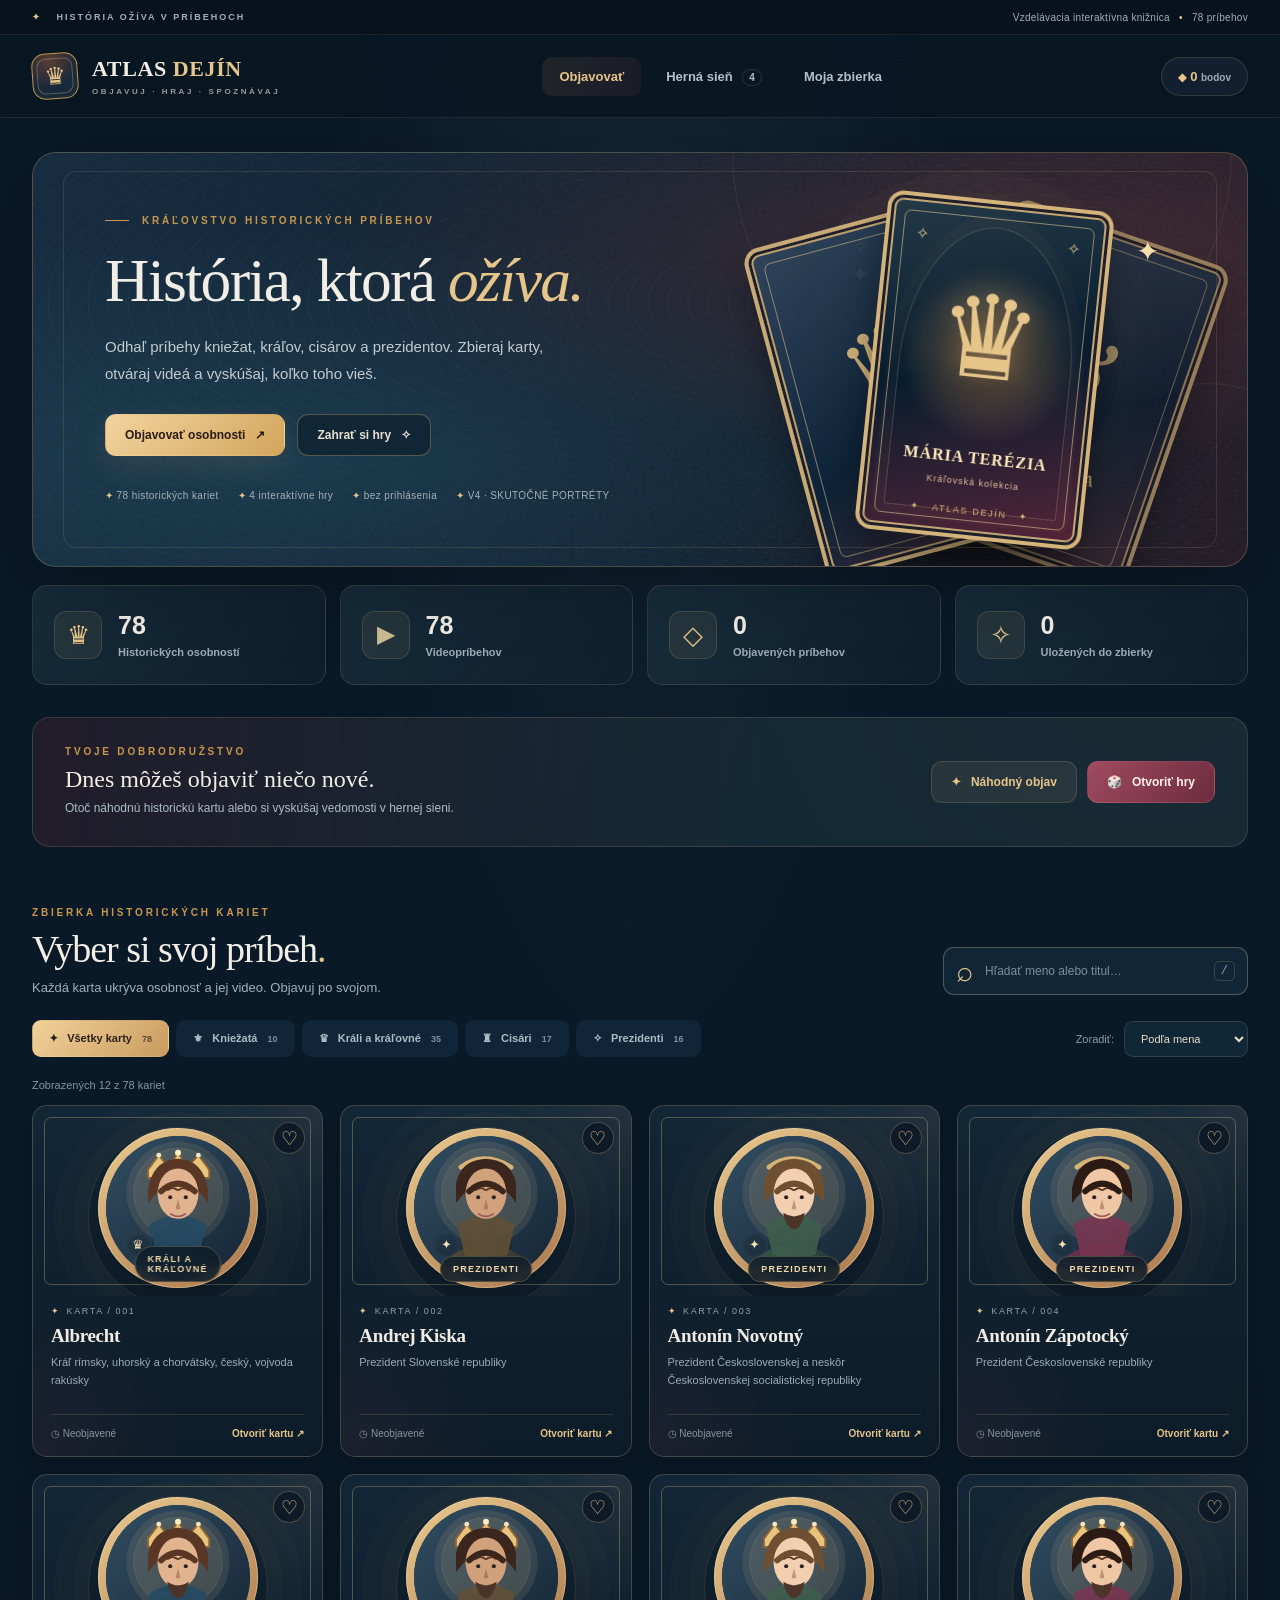
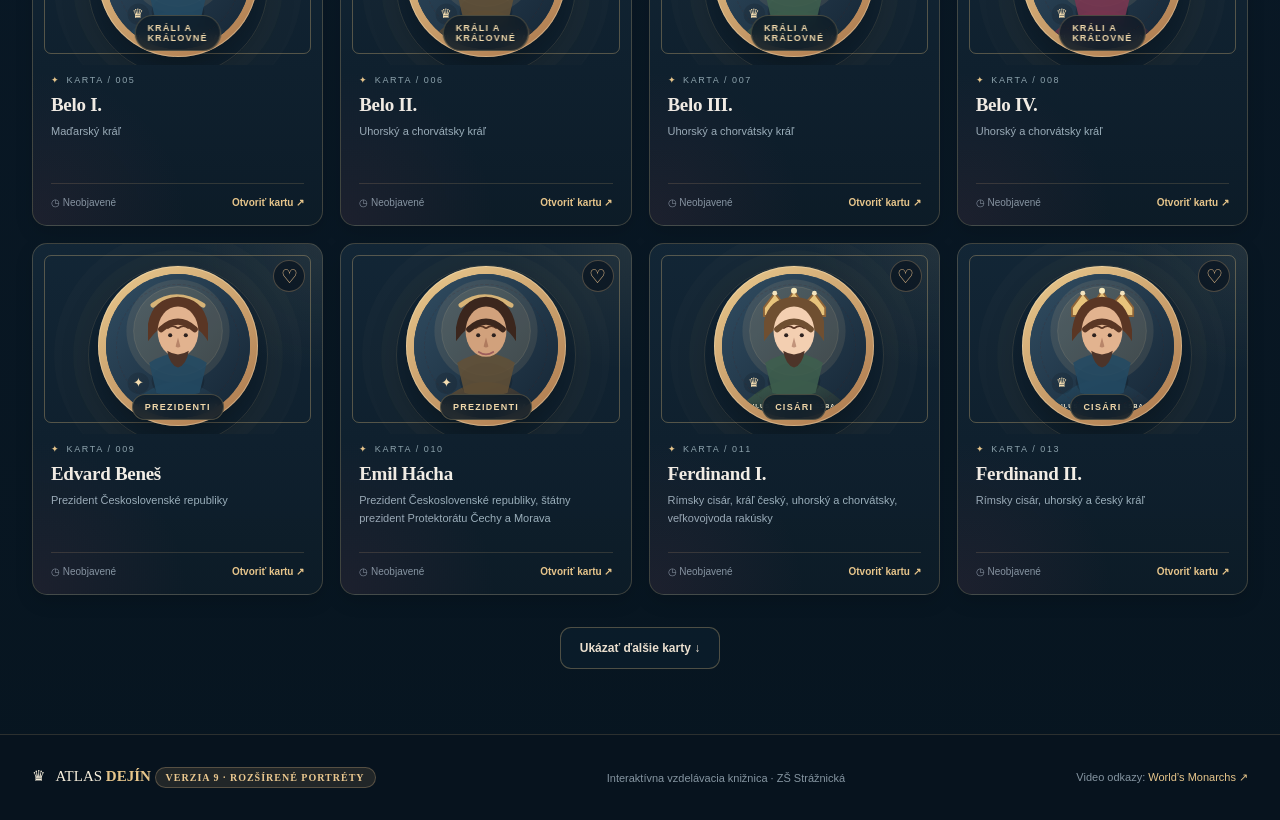
<file: index.html>
<!doctype html>
<html lang="sk">
<head>
  <meta charset="utf-8">
  <meta name="viewport" content="width=device-width, initial-scale=1">
  <meta name="theme-color" content="#0a1b29">
  <meta name="robots" content="noindex,nofollow">
  <meta name="atlas-version" content="8.0-wikipedia-facts">
  <meta name="description" content="Interaktívny Atlas dejín: 78 historických osobností, videopríbehy, historické karty a štyri učebné hry.">
  <title>Atlas dejín | Objavuj · Hraj · Spoznávaj</title>
  <style>
/* Original Atlas dejín visual language, inspired by historic collector-card palette. */
:root{--bg:#081723;--bg2:#0d2030;--surface:#112838;--surface2:#162e40;--surface3:#1d3548;--line:rgba(224,190,130,.17);--line2:rgba(234,201,149,.30);--gold:#e6c58b;--gold2:#c8974c;--cream:#f8f0dd;--text:#f2eee6;--muted:#9db0bc;--wine:#8c3e50;--wine2:#511c32;--accent:#ffdca2;--radius:18px;--shadow:0 18px 60px rgba(0,0,0,.22)}
*{box-sizing:border-box}html{scroll-behavior:smooth}body{margin:0;background:var(--bg);color:var(--text);font-family:Inter,Arial,Helvetica,sans-serif;-webkit-font-smoothing:antialiased}button,input,select{font:inherit}button{cursor:pointer}button:disabled{cursor:not-allowed}a{color:inherit;text-decoration:none}button:focus-visible,a:focus-visible,input:focus-visible,select:focus-visible{outline:3px solid var(--gold);outline-offset:3px}::selection{background:var(--gold);color:#132438} .shell{width:min(1260px,calc(100% - 64px));margin:0 auto}.app-shell{min-height:100vh;position:relative;overflow:hidden;background:radial-gradient(ellipse at 50% -12%,rgba(78,104,118,.18),transparent 36%),linear-gradient(180deg,#0a1927 0%,#0a1927 45%,#071520 100%)}.utility-band{background:#07121d;border-bottom:1px solid rgba(222,189,127,.11);height:35px}.utility-inner{height:100%;display:flex;align-items:center;justify-content:space-between;color:#a5aeb6;font-size:9px;font-weight:800;letter-spacing:2px}.utility-inner .sparkle{color:var(--gold);margin-right:10px}.utility-right{font-size:10px;letter-spacing:.3px;font-weight:500}.dot{color:var(--gold);margin:0 6px}.site-header{position:sticky;top:0;z-index:30;background:rgba(9,23,35,.93);border-bottom:1px solid rgba(220,188,139,.12);backdrop-filter:blur(18px)}.header-row{height:82px;display:flex;align-items:center;justify-content:space-between;gap:22px}.brand{display:flex;align-items:center;gap:14px;flex-shrink:0}.brand-seal{width:46px;height:46px;border:1px solid var(--gold2);display:grid;place-items:center;position:relative;transform:rotate(-4deg);color:var(--gold);background:radial-gradient(circle at 40% 15%,#593d35,#18293a 60%);border-radius:13px;font-size:24px}.brand-seal:before{content:'';position:absolute;inset:4px;border:1px solid rgba(224,190,130,.35);border-radius:9px}.brand-seal span{z-index:1}.brand-name{font-family:Georgia,'Times New Roman',serif;font-size:22px;letter-spacing:.6px;font-weight:bold;white-space:nowrap}.brand-name>span{color:var(--gold)}.brand-name small{font-family:Arial,sans-serif;font-size:8px;font-weight:700;letter-spacing:2.6px;display:block;color:#9d9a99;margin-top:5px}.main-nav{display:flex;align-items:center;gap:8px}.nav-link{border:0;background:none;color:#b5c0c8;font-size:13px;font-weight:700;border-radius:10px;padding:12px 17px;transition:background .2s,color .2s}.nav-link:hover{color:var(--gold);background:rgba(227,191,127,.06)}.nav-link.active{background:linear-gradient(95deg,rgba(184,126,76,.13),rgba(133,52,67,.14));color:var(--gold)}.nav-num{font-size:10px;margin-left:6px;border-radius:20px;border:1px solid var(--line);padding:2px 6px}.header-side{display:flex;align-items:center;gap:12px}.header-counter{background:#111f2e;border:1px solid var(--line);border-radius:30px;padding:11px 16px;color:var(--gold);font-size:13px;font-weight:800;white-space:nowrap}.header-counter small{font-size:10px;color:#9eabb3;font-weight:600}.counter-glyph{font-size:11px;margin-right:4px}.menu-btn{display:none;background:#142739;border:1px solid var(--line);border-radius:10px;color:var(--gold);padding:10px 14px}.view{display:none}.view.is-active{display:block;animation:fadeUp .35s both}@keyframes fadeUp{from{opacity:.55;transform:translateY(10px)}to{opacity:1;transform:none}}.hero{margin-top:34px;min-height:415px;border:1px solid rgba(242,203,140,.24);border-radius:24px;position:relative;display:flex;overflow:hidden;background:radial-gradient(ellipse at 80% 25%,rgba(117,56,59,.42),transparent 48%),radial-gradient(ellipse at 20% 75%,rgba(33,78,100,.50),transparent 55%),linear-gradient(116deg,#142a3e 3%,#0f1e2d 59%,#251c27 100%);box-shadow:0 20px 75px rgba(0,0,0,.22)}.hero:before,.page-hero:before{content:'';position:absolute;inset:0;background:repeating-radial-gradient(ellipse at 82% 36%,rgba(225,189,121,.065) 0 1px,transparent 1px 20px);opacity:.7;pointer-events:none}.hero-grain{position:absolute;inset:0;opacity:.2;background-image:url("data:image/svg+xml,%3Csvg viewBox='0 0 160 160' xmlns='http://www.w3.org/2000/svg'%3E%3Cfilter id='n'%3E%3CfeTurbulence type='fractalNoise' baseFrequency='.5' numOctaves='2' stitchTiles='stitch'/%3E%3C/filter%3E%3Cpath fill='%23fff' filter='url(%23n)' opacity='.15' d='M0 0h160v160H0z'/%3E%3C/svg%3E");pointer-events:none}.hero:after{content:'';position:absolute;left:30px;right:30px;top:18px;bottom:18px;border:1px solid rgba(215,174,113,.16);border-radius:13px;pointer-events:none}.hero-orbit{position:absolute;border:1px solid rgba(213,171,103,.10);border-radius:50%;width:500px;height:500px;right:15px;top:-250px}.orbit-two{width:280px;height:280px;top:230px;right:-100px}.hero-content{padding:62px 0 46px 72px;position:relative;z-index:2;width:61%}.overline,.section-kicker{font-size:10px;font-weight:900;letter-spacing:2.8px;color:var(--gold2)}.overline{display:flex;align-items:center;gap:13px}.overline i{width:24px;height:1px;background:var(--gold2)}h1,h2,h3,p{margin-top:0}.hero h1,.page-hero h1{font-family:Georgia,'Times New Roman',serif;font-weight:500;letter-spacing:-1.7px;line-height:1.05;font-size:clamp(48px,4.8vw,74px);margin:22px 0 20px;max-width:600px}.hero h1 em,.page-hero h1 em{font-weight:500;color:var(--gold);font-style:italic}.hero p{max-width:470px;color:#c4cbd0;font-size:15px;line-height:1.8;margin-bottom:27px}.hero-buttons{display:flex;gap:12px;flex-wrap:wrap}.btn{border-radius:11px;border:1px solid transparent;padding:13px 19px;font-size:12px;font-weight:850;display:inline-flex;justify-content:center;align-items:center;gap:10px;transition:transform .18s,background .18s,border .18s,box-shadow .18s}.btn:hover:not(:disabled){transform:translateY(-2px)}.btn-gold{background:linear-gradient(135deg,#f2d49f,#d3a55c);color:#291b15;box-shadow:0 9px 30px rgba(234,187,107,.11)}.btn-gold:hover{box-shadow:0 12px 30px rgba(234,187,107,.22)}.btn-outline{background:rgba(13,32,46,.68);border-color:rgba(236,198,134,.30);color:#eadfcf}.btn-outline:hover{background:rgba(234,197,131,.09)}.btn-wine{background:linear-gradient(130deg,#a04a60,#6c2c3f);color:#fff0e9;border-color:rgba(235,145,144,.18)}.btn-quiet{background:rgba(234,201,149,.08);color:var(--gold);border-color:var(--line)}.hero-foot{display:flex;gap:19px;flex-wrap:wrap;font-size:10px;letter-spacing:.4px;color:#a5b0b8;margin-top:34px}.hero-foot span::first-letter{color:var(--gold)}.hero-gallery{position:absolute;right:66px;top:19px;width:420px;height:400px;perspective:1000px}.illustration-halo{position:absolute;left:60px;top:40px;width:300px;height:300px;border:1px solid rgba(231,189,120,.21);border-radius:50%;box-shadow:0 0 0 19px rgba(224,183,118,.035),0 0 0 42px rgba(228,186,119,.023),inset 0 0 50px rgba(219,159,92,.05)}.illustration-halo:after{content:'✧　　　　　✦';position:absolute;top:19px;left:29px;color:var(--gold);font-size:22px;letter-spacing:120px}.display-card{position:absolute;left:100px;top:27px;width:227px;height:340px;border-radius:16px;border:4px solid #d5b47b;background:linear-gradient(150deg,#314860,#0c2238 56%,#482f3a);box-shadow:0 24px 34px rgba(0,0,0,.38),inset 0 0 0 3px #1e1f2a,inset 0 0 0 5px #c4a774}.display-card:after{content:'';position:absolute;inset:14px;border:1px solid rgba(239,207,149,.55);border-radius:7px;pointer-events:none}.back-card{transform:translate(95px,25px) rotate(19deg);opacity:.76;filter:brightness(.85)}.middle-card{transform:translate(-80px,18px) rotate(-15deg);opacity:.93}.display-inner{display:flex;flex-direction:column;align-items:center;justify-content:center;height:100%;gap:24px;color:#dabb7e}.display-inner span{font-size:110px}.display-inner b{font-family:Georgia,serif;letter-spacing:4px}.front-card{background:radial-gradient(circle at 52% 45%,rgba(196,137,78,.55),transparent 42%),linear-gradient(165deg,#253a48,#071c2e 49%,#562438 100%);transform:translate3d(10px,1px,0) rotate(6deg);animation:none;will-change:auto}.front-card:before{content:'';position:absolute;inset:23px;border:1px solid rgba(244,217,156,.2);border-radius:50% 50% 2px 2px;box-shadow:0 0 0 12px rgba(224,186,117,.028)}@keyframes float{0%,100%{transform:translate(10px,1px) rotate(6deg)}50%{transform:translate(10px,-8px) rotate(5deg)}}.card-corner{position:absolute;top:27px;color:var(--gold);font-size:16px}.left-corner{left:27px}.right-corner{right:27px}.display-crest{position:absolute;top:66px;width:100%;text-align:center;font-size:116px;color:var(--gold);filter:drop-shadow(0 12px 10px rgba(0,0,0,.35));text-shadow:0 0 22px rgba(236,200,135,.35)}.display-name{position:absolute;bottom:68px;left:17px;right:17px;text-align:center;font-family:Georgia,serif;color:#ffebba;font-size:16px;letter-spacing:1px;font-weight:bold}.display-sub{position:absolute;bottom:48px;left:10px;right:10px;text-align:center;font-size:9px;letter-spacing:1px;color:#e5c1a0}.display-bottom{position:absolute;bottom:19px;left:10px;right:10px;text-align:center;color:#dab678;font-size:9px;letter-spacing:1.7px}.hero-stardust{position:absolute;right:22px;top:63px;color:#f7dfab;font-size:28px}.metrics{display:grid;grid-template-columns:repeat(4,1fr);gap:14px;margin-top:18px}.metric{min-height:100px;border:1px solid rgba(229,195,135,.15);border-radius:15px;background:linear-gradient(125deg,rgba(28,51,65,.7),rgba(17,33,47,.64));display:flex;align-items:center;gap:16px;padding:19px 21px}.metric-ico{width:48px;height:48px;border-radius:12px;background:rgba(220,183,127,.08);border:1px solid rgba(220,183,127,.17);display:grid;place-items:center;font-size:26px;color:var(--gold)}.metric strong{display:block;font-size:25px;line-height:1;font-weight:800}.metric span{display:block;color:#9cacb8;font-size:11px;margin-top:8px;font-weight:600}.metric-ico span{color:#ccbd96;margin:0!important;font-size:22px!important}.activity-strip{margin-top:32px;border-radius:18px;border:1px solid var(--line);display:flex;align-items:center;justify-content:space-between;gap:20px;padding:28px 32px;background:linear-gradient(95deg,rgba(75,36,49,.37),rgba(21,43,55,.83) 60%),radial-gradient(circle at 92% -80%,rgba(213,152,74,.18),transparent 50%)}.activity-strip h2{font-family:Georgia,serif;font-weight:500;font-size:24px;margin:9px 0 6px}.activity-strip p{color:#adbdc5;font-size:12px;margin:0;line-height:1.6}.activity-actions{display:flex;gap:10px;flex-wrap:wrap}.library{padding:60px 0 65px;scroll-margin-top:120px}.library-heading{display:flex;align-items:end;justify-content:space-between;gap:22px;margin:9px 0 25px}.library-heading h2,.award-section h2{font-family:Georgia,serif;font-size:38px;letter-spacing:-1px;font-weight:500;margin:0 0 9px}.library-heading h2 span{color:var(--gold)}.library-heading p,.award-section>p{color:var(--muted);font-size:13px;margin:0}.library-search{height:48px;display:flex;align-items:center;background:#102637;border:1px solid var(--line2);border-radius:11px;padding:0 12px;min-width:305px;gap:10px}.library-search>span{font-size:29px;color:var(--gold);line-height:1}.library-search input{border:0;background:transparent;color:var(--text);outline:0;width:100%;font-size:12px;min-width:0}.library-search input::placeholder{color:#78909f}.library-search kbd{border:1px solid rgba(223,190,137,.2);font-size:12px;color:#899ead;border-radius:5px;padding:2px 6px}.filter-toolbar{display:flex;align-items:center;justify-content:space-between;gap:16px;flex-wrap:wrap}.category-filters{display:flex;flex-wrap:wrap;gap:7px}.category-filter{border:1px solid transparent;background:#102538;color:#acbcc5;border-radius:9px;padding:11px 16px;font-size:11px;font-weight:750;transition:all .2s}.category-filter:hover{color:var(--gold);border-color:var(--line2)}.category-filter.active{background:linear-gradient(135deg,#f1d29b,#c99b5e);color:#2b201b}.category-filter small{font-size:9px;opacity:.7;margin-left:7px}.sort-control{display:flex;align-items:center;gap:10px;color:#899da9;font-size:11px}.sort-control select{background:#102738;border:1px solid var(--line);color:#ebdfc7;border-radius:9px;padding:10px 30px 10px 12px;outline:none;font-size:11px}.results-status{font-size:11px;color:#8097a4;margin:22px 0 14px}.card-grid{display:grid;grid-template-columns:repeat(4,minmax(0,1fr));gap:17px}.person-card{border:1px solid rgba(232,197,139,.23);border-radius:15px;overflow:hidden;background:#102637;position:relative;min-width:0;box-shadow:0 7px 18px rgba(0,0,0,.13);transition:transform .23s,border-color .2s,box-shadow .2s}.person-card:hover{transform:translateY(-6px);border-color:rgba(232,197,139,.58);box-shadow:0 18px 36px rgba(0,0,0,.27)}.card-art{height:220px;position:relative;overflow:hidden;background:radial-gradient(ellipse at 50% 58%,rgba(186,141,87,.27),transparent 50%),linear-gradient(150deg,#31495c,#12273a 54%,#513040);border-bottom:1px solid var(--line);cursor:pointer}.person-card.cat-kings .card-art{background:radial-gradient(ellipse at 49% 68%,rgba(197,146,94,.29),transparent 53%),linear-gradient(150deg,#354553,#19293d 49%,#60333c)}.person-card.cat-emperors .card-art{background:radial-gradient(ellipse at 50% 50%,rgba(188,143,85,.25),transparent 57%),linear-gradient(150deg,#433b4b,#1b283a 52%,#44303d)}.person-card.cat-presidents .card-art{background:radial-gradient(ellipse at 50% 50%,rgba(98,133,168,.18),transparent 59%),linear-gradient(145deg,#1f4860,#16293d 57%,#403247)}.person-card.cat-princes .card-art{background:radial-gradient(ellipse at 50% 50%,rgba(204,151,70,.30),transparent 55%),linear-gradient(145deg,#3b4d3f,#192f36 53%,#563847)}.card-art:before{content:'';position:absolute;inset:11px;border:1px solid rgba(238,199,134,.31);border-radius:7px;pointer-events:none}.card-art:after{content:'';position:absolute;left:50%;top:21px;transform:translateX(-50%);height:178px;width:178px;border:1px solid rgba(242,210,148,.13);border-radius:50%;box-shadow:0 0 0 15px rgba(218,186,132,.025),0 0 0 34px rgba(218,186,132,.02);pointer-events:none}.art-corners{position:absolute;left:22px;top:18px;color:rgba(235,200,146,.78);font-size:13px;letter-spacing:13px}.art-mark{position:absolute;left:0;right:0;top:20px;text-align:center;font-family:Georgia,serif;color:rgba(226,197,139,.88);font-size:115px;line-height:1.45;text-shadow:0 10px 28px rgba(0,0,0,.25);transition:transform .4s}.person-card:hover .art-mark{transform:translateY(-5px) scale(1.06)}.art-letter{position:absolute;right:23px;bottom:4px;font-family:Georgia,serif;font-size:75px;font-weight:bold;color:rgba(241,226,183,.10)}.art-ribbon{position:absolute;left:20px;bottom:16px;color:#f1d9ab;font-size:9px;font-weight:850;letter-spacing:1.25px;text-transform:uppercase;background:rgba(5,16,26,.8);padding:7px 10px;border-radius:4px;border:1px solid rgba(244,202,140,.24);max-width:calc(100% - 62px)}.heart-btn{position:absolute;top:16px;right:17px;width:32px;height:32px;border:1px solid rgba(236,193,140,.28);border-radius:50%;background:rgba(8,19,31,.67);color:#efc58e;display:grid;place-items:center;font-size:19px;z-index:2;transition:transform .2s}.heart-btn:hover{transform:scale(1.1)}.heart-btn.saved{color:#ffc1c7;background:rgba(126,44,66,.79)}.watched-dot{position:absolute;bottom:17px;right:18px;color:#eddbad;background:#1b493d;border-radius:20px;padding:5px;font-size:14px;font-weight:bold}.card-info{padding:18px 18px 17px;display:flex;flex-direction:column;min-height:152px}.card-number{font-size:9px;letter-spacing:1.6px;color:#8da3ad;margin-bottom:9px}.person-name{font-family:Georgia,serif;font-size:19px;font-weight:700;letter-spacing:-.3px;margin:0 0 7px}.person-title{color:#9aafbb;font-size:11px;line-height:1.6;margin-bottom:auto;min-height:48px;display:-webkit-box;-webkit-line-clamp:3;-webkit-box-orient:vertical;overflow:hidden}.card-bottom{border-top:1px solid var(--line);margin-top:12px;padding-top:13px;display:flex;justify-content:space-between;align-items:center;gap:8px}.card-bottom span{font-size:10px;color:#859ba7}.card-bottom button{background:transparent;border:0;color:var(--gold);font-weight:850;font-size:10px;padding:4px 0;white-space:nowrap}.card-bottom button:hover{text-decoration:underline}.load-area{text-align:center;margin-top:32px}.load-area[hidden]{display:none!important}.empty-state{min-height:270px;text-align:center;display:flex;align-items:center;justify-content:center;flex-direction:column;background:#102534;border-radius:16px;border:1px dashed rgba(228,189,124,.22);padding:30px}.empty-state[hidden]{display:none}.empty-state>span{font-size:48px;color:var(--gold)}.empty-state h3{font-family:Georgia,serif;font-size:24px;margin:15px 0 8px}.empty-state p{color:#a4b4be;max-width:400px;line-height:1.6;font-size:13px}.footer{border-top:1px solid var(--line);background:#07131e}.footer-inner{min-height:85px;display:flex;align-items:center;justify-content:space-between;flex-wrap:wrap;gap:13px;color:#8595a1;font-size:11px}.footer-brand{font-family:Georgia,serif;font-size:15px;color:var(--cream)}.footer-brand b{color:var(--gold)}.footer a{color:var(--gold)}.inner-page{padding-top:34px;padding-bottom:76px;min-height:700px}.page-hero{border:1px solid var(--line2);border-radius:22px;min-height:260px;padding:42px 55px;position:relative;overflow:hidden;background:radial-gradient(circle at 87% 20%,rgba(141,66,75,.32),transparent 30%),linear-gradient(120deg,#192d40,#142534 60%,#261c29)}.page-hero h1{font-size:clamp(43px,5vw,60px);margin:12px 0 13px}.page-hero p{color:#b9c5ca;max-width:620px;font-size:13px;line-height:1.7;margin-bottom:15px}.game-highscore{display:inline-flex;gap:7px;color:var(--gold);font-size:12px;font-weight:800;background:rgba(221,184,117,.07);border:1px solid var(--line);border-radius:25px;padding:10px 14px}.game-selector{display:grid;grid-template-columns:repeat(4,1fr);gap:16px;margin-top:25px}.game-tile{min-height:285px;text-align:left;display:flex;flex-direction:column;align-items:flex-start;border:1px solid var(--line);background:linear-gradient(140deg,#162d40,#102331);border-radius:17px;color:var(--text);padding:23px;transition:transform .2s,box-shadow .2s,border .2s}.game-tile:hover{transform:translateY(-5px);border-color:var(--gold2);box-shadow:var(--shadow)}.game-tile-icon{height:64px;width:64px;border-radius:15px;border:1px solid rgba(219,183,121,.25);background:radial-gradient(circle at 45% 40%,rgba(157,85,87,.35),rgba(220,179,113,.07));display:grid;place-items:center;font-size:34px;color:var(--gold);margin-bottom:20px}.game-tile small{font-size:9px;color:var(--gold2);letter-spacing:2px;font-weight:800}.game-tile h3{font-family:Georgia,serif;font-weight:500;font-size:23px;margin:11px 0}.game-tile p{font-size:12px;color:#9bafbc;line-height:1.65;margin-bottom:25px}.game-tile b{font-size:11px;color:var(--gold);margin-top:auto}.game-tile b span{margin-left:8px}.game-stage{max-width:940px;margin:28px auto 44px;border:1px solid var(--line2);border-radius:20px;background:linear-gradient(155deg,#162b3d,#0d1f30);padding:30px}.game-stage[hidden]{display:none}.stage-toolbar{display:flex;align-items:center;justify-content:space-between;gap:15px;padding-bottom:22px;border-bottom:1px solid var(--line)}.back-btn{background:none;border:0;color:#dfc394;font-size:12px;font-weight:800;padding:8px}.stage-score{color:var(--gold);font-weight:800;font-size:12px}.quiz-topline{display:flex;justify-content:space-between;align-items:center;gap:8px;color:#bdc6c9;font-size:11px;text-transform:uppercase;letter-spacing:1px;font-weight:800;margin:25px 0 13px}.quiz-progress{height:6px;border-radius:10px;background:#344659;overflow:hidden;margin-bottom:28px}.quiz-progress>div{background:linear-gradient(90deg,#b47649,#f5d89d);height:100%;border-radius:10px;transition:width .25s}.quiz-question{font-family:Georgia,serif;font-weight:500;font-size:clamp(24px,4vw,37px);margin:0 0 12px}.quiz-subtitle{color:#a9b7bf;font-size:12px;margin:0 0 24px}.quote-box{border:1px solid rgba(228,191,138,.28);background:rgba(4,14,25,.32);padding:24px;border-radius:13px;color:#f2ddac;font-family:Georgia,serif;font-size:clamp(19px,2.2vw,24px);line-height:1.45;margin:15px 0 24px}.quote-box:before{content:'“';color:#986c50;font-size:44px;line-height:0;vertical-align:-17px;margin-right:5px}.answer-grid{display:grid;grid-template-columns:repeat(2,minmax(0,1fr));gap:12px}.answer-button{min-height:70px;display:flex;align-items:center;text-align:left;gap:13px;background:#1a3448;border:1px solid var(--line);color:#e6e9e7;border-radius:11px;padding:14px 17px;font-size:13px;font-weight:700;transition:background .2s,border .2s}.answer-button:hover:not(:disabled){background:#294356;border-color:var(--gold2)}.answer-button .answer-letter{width:28px;height:28px;display:grid;place-items:center;border-radius:8px;background:rgba(224,189,130,.10);color:var(--gold);font-size:11px;flex-shrink:0}.answer-button.correct{border-color:#69ba98;background:#1a473f}.answer-button.incorrect{border-color:#d87880;background:#5d2939}.answer-button:disabled{opacity:.9}.quiz-feedback{font-size:13px;margin:15px 0;min-height:23px;color:#ead2a7;font-weight:700}.quiz-footer{display:flex;align-items:center;justify-content:space-between;gap:10px;flex-wrap:wrap;margin-top:10px}.quiz-footer small{font-size:11px;color:#90a3ac}.quiz-footer .btn:disabled{opacity:.43}.hint-text{font-size:11px;color:#dbc49c;margin:14px 0}.complete{text-align:center;padding:52px 12px 40px}.complete-medal{height:92px;width:92px;margin:auto;border:1px solid var(--line2);border-radius:50%;display:grid;place-items:center;font-size:46px;background:linear-gradient(140deg,#64403a,#182c3c)}.complete h2{font-family:Georgia,serif;font-size:41px;margin:22px 0 12px;font-weight:500}.complete p{color:#a4b4be;font-size:13px;line-height:1.7}.complete-points{color:var(--gold);font-weight:900;margin:18px 0 22px}.complete-actions{display:flex;justify-content:center;gap:12px;flex-wrap:wrap}.tf-controls{display:grid;grid-template-columns:1fr 1fr;gap:12px}.tf-controls .answer-button{font-size:17px;justify-content:center}.memory-stats{display:flex;align-items:center;justify-content:space-between;gap:12px;color:#d7c5a2;font-size:12px;margin:22px 0}.memory-grid{display:grid;grid-template-columns:repeat(4,minmax(0,1fr));gap:10px}.memory-card{perspective:700px;min-height:120px;border:0;padding:0;color:#fff;background:transparent}.memory-card-inner{position:relative;width:100%;height:100%;min-height:120px;transform-style:preserve-3d;transition:transform .45s}.memory-card.flipped .memory-card-inner,.memory-card.matched .memory-card-inner{transform:rotateY(180deg)}.memory-face{position:absolute;inset:0;display:flex;flex-direction:column;align-items:center;justify-content:center;text-align:center;padding:10px;border-radius:12px;backface-visibility:hidden}.memory-face.back{border:1px solid #aa8253;background:radial-gradient(circle at 50% 50%,#314b5d,#101e31 78%);font-size:42px;color:#c8a46b}.memory-face.back:after{content:'';position:absolute;inset:8px;border:1px solid rgba(226,194,135,.34);border-radius:8px}.memory-face.front{transform:rotateY(180deg);background:#f5e4c1;color:#34251d;border:2px solid #c3a271;font-size:12px;font-weight:800;line-height:1.35;overflow-wrap:anywhere}.memory-face.front small{font-size:9px;letter-spacing:1px;margin-bottom:7px;color:#8a5360;text-transform:uppercase}.memory-card.matched .memory-face.front{border-color:#67927c;background:#d7e9cd}.memory-card:disabled{cursor:default}.speed-timer{font-family:Georgia,serif;font-size:34px;color:#f4daac}.speed-timer.warning{color:#fa9ba3}.award-section{margin-top:70px}.award-section h2{margin:8px 0}.award-section>p{margin-bottom:20px}.badge-grid{display:grid;grid-template-columns:repeat(3,1fr);gap:13px}.achievement{display:flex;align-items:center;gap:15px;background:#112638;border-radius:13px;padding:17px;border:1px solid var(--line)}.achievement .award-icon{width:54px;height:54px;border:1px solid rgba(228,192,131,.34);background:linear-gradient(130deg,#432c3c,#203849);border-radius:50%;display:grid;place-items:center;font-size:28px;filter:grayscale(.85);opacity:.5;flex-shrink:0}.achievement.unlocked .award-icon{filter:none;opacity:1;border-color:var(--gold2)}.achievement strong{display:block;font-size:12px;color:#e8d5b9;margin-bottom:7px}.achievement small{font-size:11px;color:#91a5b3;line-height:1.5}.achievement.unlocked{border-color:rgba(236,200,143,.48)}.collection-progress{max-width:370px}.collection-progress>span{font-size:11px;font-weight:800;color:var(--gold)}.progress-line{height:7px;background:#354251;border-radius:30px;overflow:hidden;margin-top:10px}.progress-line>div{height:100%;background:linear-gradient(90deg,#934357,#d9b276);transition:width .25s}.collection-tabs{display:flex;gap:8px;margin:28px 0 24px}.tab{background:#112c3e;border:1px solid var(--line);color:#afbdc6;border-radius:9px;padding:12px 19px;font-size:12px;font-weight:800}.tab.active{color:#2d231c;background:var(--gold)}.tab span{opacity:.7;margin-left:6px}.collection-note{font-size:11px;color:#8497a4;margin-top:30px}.modal-backdrop{position:fixed;inset:0;background:rgba(2,9,17,.83);backdrop-filter:blur(10px);z-index:50;display:grid;place-items:center;padding:20px;overflow-y:auto}.modal-backdrop[hidden]{display:none}.person-dialog{display:grid;grid-template-columns:minmax(270px,.8fr) minmax(340px,1fr);position:relative;max-width:870px;width:100%;border:1px solid rgba(238,202,146,.51);border-radius:19px;overflow:hidden;background:#11283b;box-shadow:0 30px 80px rgba(0,0,0,.6)}.modal-close{position:absolute;top:15px;right:15px;z-index:3;border:1px solid rgba(226,189,127,.28);background:#142838;color:var(--gold);font-size:26px;border-radius:50%;width:39px;height:39px;line-height:1}.dialog-left{min-height:420px;padding:32px;display:flex;align-items:center;justify-content:center;position:relative;overflow:hidden;background:radial-gradient(circle at 50% 50%,rgba(181,132,70,.23),transparent 45%),linear-gradient(160deg,#284151,#192b39 50%,#522a3b)}.dialog-left:after{content:'';inset:22px;position:absolute;border:1px solid rgba(231,193,132,.36);border-radius:12px}.dialog-ornament{border:5px solid #c9a46d;border-radius:15px;width:235px;min-height:330px;display:flex;align-items:center;justify-content:center;flex-direction:column;position:relative;background:radial-gradient(circle at 50% 45%,rgba(227,178,93,.16),transparent 60%),linear-gradient(135deg,#244055,#0b2135 70%,#4d2d3c);box-shadow:0 20px 30px rgba(0,0,0,.26)}.dialog-ornament:before{content:'';position:absolute;inset:8px;border:1px solid rgba(238,211,152,.67);border-radius:7px}.dialog-ornament>span{font-size:100px;color:var(--gold);text-shadow:0 0 25px rgba(230,183,99,.2)}.dialog-ornament>b{font-family:Georgia,serif;font-size:19px;margin-top:10px;max-width:200px;text-align:center}.dialog-ornament>small{font-size:9px;color:#e5c697;letter-spacing:1px;margin-top:10px}.dialog-right{padding:61px 40px 42px}.dialog-kicker{font-size:10px;color:var(--gold2);letter-spacing:2px;font-weight:900}.dialog-right h2{font-family:Georgia,serif;font-weight:500;font-size:38px;margin:14px 0 14px;line-height:1.15}.dialog-right p{font-size:14px;color:#bfccd3;line-height:1.8;margin:0 0 30px}.dialog-right .btn{width:100%;margin-bottom:11px}.dialog-meta{margin-top:22px;padding:15px 0 0;border-top:1px solid var(--line);font-size:11px;color:#9baeb9;line-height:1.75}.dialog-meta strong{color:#d6c097}.dialog-nav{display:flex;justify-content:space-between;gap:10px;margin-top:19px}.dialog-nav button{background:none;color:#e1c28f;border:0;padding:8px;font-size:11px;font-weight:750}.toast-holder{position:fixed;bottom:24px;right:24px;z-index:100;display:flex;flex-direction:column;gap:9px;pointer-events:none}.toast{background:#f1d7a7;color:#2c211f;border-radius:11px;padding:13px 18px;box-shadow:var(--shadow);font-size:12px;font-weight:800;animation:toastIn .3s both}@keyframes toastIn{from{opacity:0;transform:translateY(10px)}to{opacity:1;transform:none}}@media(prefers-reduced-motion:reduce){*,*:before,*:after{scroll-behavior:auto!important;animation-duration:.01ms!important;transition-duration:.01ms!important}}
@media(max-width:1060px){.hero-content{padding-left:46px;width:60%}.hero-gallery{right:-34px;transform:scale(.85)}.card-grid{grid-template-columns:repeat(3,minmax(0,1fr))}.metrics{grid-template-columns:repeat(2,1fr)}.game-selector{grid-template-columns:repeat(2,1fr)}.badge-grid{grid-template-columns:repeat(2,1fr)}.header-row{gap:10px}.brand-name{font-size:19px}.nav-link{padding:12px 10px}}
@media(max-width:740px){.shell{width:min(100% - 32px,560px)}.utility-right{display:none}.utility-band{height:29px}.header-row{height:69px}.brand-seal{width:40px;height:40px}.brand-name{font-size:18px}.brand-name small{font-size:7px;letter-spacing:1.6px}.main-nav{display:none;position:absolute;left:0;right:0;top:68px;background:#0b1d2c;padding:12px 16px;border-bottom:1px solid var(--line);flex-direction:column;align-items:stretch;box-shadow:0 18px 30px rgba(0,0,0,.25)}.main-nav.is-open{display:flex}.nav-link{text-align:left;padding:14px}.menu-btn{display:block}.header-counter{padding:9px 12px;font-size:11px}.header-counter small{font-size:9px}.hero{margin-top:17px;min-height:550px;display:block;border-radius:17px}.hero:after{left:12px;right:12px;top:12px;bottom:12px}.hero-content{width:100%;padding:33px 27px 10px}.hero h1{font-size:clamp(39px,9vw,54px);max-width:450px}.hero p{font-size:12px;line-height:1.6;max-width:460px}.hero-foot{margin-top:19px;font-size:9px;gap:11px}.hero-gallery{top:264px;right:calc(50% - 205px);transform:scale(.63);transform-origin:top center}.metrics{gap:9px;margin-top:12px}.metric{min-height:86px;padding:12px;gap:10px}.metric-ico{width:38px;height:38px;flex-shrink:0;font-size:21px}.metric strong{font-size:20px}.metric span{font-size:9px;margin-top:5px}.activity-strip{margin-top:18px;padding:22px;display:block}.activity-strip h2{font-size:23px}.activity-actions{margin-top:16px}.library{padding-top:45px}.library-heading{display:block}.library-heading h2,.award-section h2{font-size:33px}.library-search{margin-top:20px;min-width:0;width:100%}.sort-control{margin-left:auto}.card-grid{grid-template-columns:repeat(2,minmax(0,1fr));gap:10px}.card-art{height:171px}.art-mark{font-size:95px;top:5px}.art-letter{font-size:53px}.art-ribbon{font-size:7px;left:13px;bottom:12px;padding:6px 7px}.heart-btn{right:10px;top:10px;width:28px;height:28px}.card-info{padding:12px;min-height:160px}.person-name{font-size:17px}.person-title{font-size:10px;min-height:59px}.card-bottom{flex-wrap:wrap}.card-bottom button{font-size:10px}.page-hero{padding:30px 25px;min-height:240px}.page-hero h1{font-size:43px}.game-selector{grid-template-columns:repeat(2,minmax(0,1fr));gap:9px}.game-tile{min-height:250px;padding:16px}.game-tile-icon{width:46px;height:46px;font-size:27px;margin-bottom:13px}.game-tile h3{font-size:20px}.game-tile p{font-size:11px}.game-stage{padding:15px;margin-top:18px}.answer-grid{grid-template-columns:1fr}.answer-button{min-height:62px}.badge-grid{grid-template-columns:1fr}.memory-grid{grid-template-columns:repeat(3,minmax(0,1fr));gap:6px}.memory-card,.memory-card-inner{min-height:100px}.memory-face.front{font-size:10px;padding:7px}.person-dialog{grid-template-columns:1fr;max-width:450px}.modal-backdrop{align-items:start}.dialog-left{min-height:290px;padding:18px}.dialog-ornament{width:185px;min-height:238px}.dialog-ornament>span{font-size:70px}.dialog-ornament>b{font-size:15px}.dialog-right{padding:26px 24px 31px}.dialog-right h2{font-size:29px}.dialog-right p{font-size:12px;margin-bottom:18px}.footer-inner{padding:22px 0;justify-content:center;text-align:center}}
@media(max-width:380px){.shell{width:calc(100% - 24px)}.brand-name{font-size:16px}.brand-name small{font-size:6px}.hero h1{font-size:37px}.hero-content{padding-left:22px;padding-right:22px}.hero{min-height:570px}.hero-gallery{top:286px}.metric{padding:8px}.metric-ico{width:34px;height:34px}.metric strong{font-size:18px}.category-filter{padding:9px 11px}.person-name{font-size:15px}.card-info{padding:10px}}

  
/* --- v3 portraits and embedded video --- */
.person-card{position:relative;overflow:hidden;background:linear-gradient(180deg,rgba(20,40,56,.92),rgba(13,28,40,.95));}
.person-card::before{content:'';position:absolute;inset:0;background:radial-gradient(circle at top right,rgba(230,197,139,.08),transparent 28%),radial-gradient(circle at bottom left,rgba(145,63,91,.12),transparent 34%);pointer-events:none}
.card-art{height:auto!important;background:none!important;border:0!important;padding:22px 20px 8px;display:flex;align-items:center;justify-content:center;position:relative}
.card-medallion{position:relative;width:160px;height:160px;border-radius:50%;padding:8px;background:linear-gradient(145deg,rgba(241,211,151,.92),rgba(177,121,73,.94));box-shadow:0 16px 36px rgba(0,0,0,.30), inset 0 0 0 1px rgba(255,239,204,.35);cursor:pointer;transition:transform .2s ease, box-shadow .2s ease}
.card-medallion:hover{transform:translateY(-3px) scale(1.02);box-shadow:0 20px 42px rgba(0,0,0,.35)}
.card-medallion::before{content:'';position:absolute;inset:8px;border-radius:50%;border:1px solid rgba(255,241,206,.7);pointer-events:none}
.card-medallion::after{content:'';position:absolute;inset:18px;border-radius:50%;border:1px dashed rgba(78,40,39,.18);pointer-events:none}
.portrait-frame{position:relative;width:100%;height:100%;border-radius:50%;overflow:hidden;background:radial-gradient(circle at 50% 25%,#35556c 0%,#1a3246 56%,#10212e 100%)}
.portrait-svg{width:100%;height:100%;display:block}
.art-ribbon{left:50%!important;transform:translateX(-50%);bottom:6px!important;border-radius:999px;background:rgba(14,28,40,.84)!important;backdrop-filter:blur(6px);border:1px solid rgba(232,199,135,.24);padding:7px 12px!important}
.art-corners,.art-mark,.art-letter{display:none!important}
.watched-dot{top:14px!important;right:14px!important;left:auto!important;z-index:3;box-shadow:0 8px 18px rgba(0,0,0,.28)}
.card-info{padding-top:10px!important}
.card-number{display:inline-flex;align-items:center;gap:6px}
.card-number::before{content:'✦';color:var(--gold)}
.card-bottom button{padding:0;background:none;border:0;color:var(--gold);font-weight:800}
.dialog-left{padding:28px!important}
.dialog-ornament{width:min(100%,290px)!important;min-height:360px!important;border-radius:22px!important;overflow:hidden;background:linear-gradient(165deg,#294458,#0d2236 60%,#47283a)!important}
.dialog-ornament > span,.dialog-ornament > b,.dialog-ornament > small{display:none!important}
.dialog-portrait-wrap{width:100%;display:flex;flex-direction:column;align-items:center;gap:14px;padding:26px 20px 20px;position:relative;z-index:1}
.dialog-medallion{width:196px;height:196px;border-radius:50%;padding:10px;background:linear-gradient(145deg,#efcf94,#b97b4c);box-shadow:0 18px 34px rgba(0,0,0,.3), inset 0 0 0 1px rgba(255,244,218,.4)}
.dialog-medallion .portrait-frame{background:radial-gradient(circle at 50% 20%,#486a81 0%,#213d52 60%,#112333 100%)}
.dialog-badge{font-size:10px;letter-spacing:2px;color:#f0d7a7;font-weight:900}
.dialog-quote{font-family:Georgia,serif;color:#fff3d5;font-size:21px;text-align:center;line-height:1.25;max-width:220px}
.dialog-meta-mini{font-size:10px;letter-spacing:1.3px;color:#d7bc8a}
.person-dialog{max-width:980px!important}
.dialog-right{padding-bottom:36px!important}
.dialog-actions{display:grid;grid-template-columns:1fr;gap:10px;margin-bottom:14px}
.inline-video-panel{display:none;margin:18px 0 14px;border:1px solid rgba(230,195,135,.22);border-radius:16px;overflow:hidden;background:rgba(10,22,31,.62)}
.inline-video-panel.is-open{display:block;animation:fadeUp .25s both}
.inline-video-head{display:flex;align-items:center;justify-content:space-between;gap:12px;padding:12px 14px;border-bottom:1px solid rgba(230,195,135,.18);background:rgba(255,255,255,.02)}
.inline-video-head strong{font-size:12px;letter-spacing:.4px;color:#f0dfc1}
.inline-video-close{border:1px solid rgba(236,198,134,.24);background:#11283b;color:var(--gold);border-radius:10px;padding:7px 11px;font-size:11px;font-weight:800}
.inline-video-shell{aspect-ratio:16/10;background:#08131d}
.inline-video-shell iframe{display:block;width:100%;height:100%;border:0;background:#08131d}
.video-panel-meta{padding:12px 14px;color:#9fb0bb;font-size:11px;line-height:1.6}
.video-panel-meta a{color:var(--gold);text-decoration:underline}
@media(max-width:740px){
 .card-medallion{width:132px;height:132px}
 .dialog-ornament{min-height:unset!important}
 .dialog-medallion{width:160px;height:160px}
 .dialog-quote{font-size:18px}
 .inline-video-shell{aspect-ratio:16/12}
}


/* === Atlas dejín V5: Wikimedia REST portrait loading with backup action API === */
.portrait-frame{isolation:isolate;position:relative}
.portrait-frame>.portrait-svg{position:absolute;inset:0;z-index:0}
.portrait-frame .actual-portrait{display:block;position:absolute;inset:0;width:100%;height:100%;object-fit:cover;object-position:center 28%;z-index:1;opacity:0;transform:scale(1.08);transition:opacity .45s ease,transform .65s ease;filter:saturate(.78) contrast(1.04) sepia(.08)}
.portrait-frame.has-photo .actual-portrait{opacity:1;transform:scale(1)}
.card-medallion:hover .actual-portrait{transform:scale(1.09)}
.photo-attribution{font-size:11px!important;line-height:1.65!important;color:#adbac3!important;margin:8px 0 18px!important}
.photo-attribution a{color:#e4c58b;text-decoration:underline;text-underline-offset:3px}
.photo-attribution .photo-label{display:inline-block;color:#e8d6b4;font-weight:800;font-size:10px;letter-spacing:.5px;margin-right:5px}
.video-embed-note{font-size:11px;color:#bac6ce;line-height:1.65;padding:12px 14px;border-bottom:1px solid rgba(232,192,135,.14)}
.version-pill{display:inline-flex;align-items:center;background:rgba(222,183,116,.12);border:1px solid rgba(224,188,137,.28);border-radius:999px;padding:4px 10px;color:#ebc88f;font-weight:800;letter-spacing:1px;font-size:10px}
@media(max-width:740px){.photo-attribution{font-size:10px!important}}

/* Version 5: make image loading status explicit while retaining offline illustrations */
.card-medallion[data-open]{background:linear-gradient(145deg,#ebcc90,#aa754a)}
.portrait-frame[data-photo-status="fallback"]::after{content:"ILUSTRAČNÁ KRESBA";position:absolute;bottom:9px;left:7%;right:7%;font-size:6px;font-weight:900;letter-spacing:1px;color:#fff3d4;text-align:center;z-index:2;text-shadow:0 2px 4px #061622;pointer-events:none}

/* V8: article-backed, typewriter-animated biographical fact */
.wiki-fact{margin:17px 0 22px;padding:19px 20px 17px;border:1px solid rgba(237,204,143,.32);border-radius:16px;background:radial-gradient(ellipse at 100% 0%,rgba(163,102,81,.13),transparent 46%),linear-gradient(130deg,rgba(17,43,57,.95),rgba(41,31,42,.88));box-shadow:inset 0 0 0 1px rgba(255,230,173,.035)}
.wiki-fact-top{display:flex;align-items:center;gap:10px;justify-content:space-between;margin-bottom:12px}
.wiki-fact-top strong{font-size:10px;letter-spacing:1.5px;color:#f5cf88;font-weight:900}
.wiki-fact-source-tag{font-size:10px;color:#d9c6a3;border:1px solid rgba(230,201,152,.25);background:rgba(255,255,255,.04);padding:5px 9px;border-radius:20px;white-space:nowrap}
.wiki-fact-body{font-family:Georgia,'Times New Roman',serif;font-size:15px;line-height:1.75;color:#f6efdf;min-height:68px;overflow-wrap:break-word}
.wiki-fact-caret{display:inline-block;width:2px;height:1em;margin-left:4px;background:#eacb8d;vertical-align:-2px;animation:wikiCursor 0.7s steps(1) infinite}
.wiki-fact.is-finished .wiki-fact-caret{display:none}
@keyframes wikiCursor{50%{opacity:0}}
.wiki-fact-bottom{display:flex;align-items:center;justify-content:space-between;flex-wrap:wrap;gap:10px;margin-top:14px}
.wiki-fact-bottom a{color:#eed09e;text-underline-offset:3px;text-decoration:underline;font-size:11px;font-weight:750}
.wiki-fact-skip{font-size:11px;color:#ead0a4;border:1px solid rgba(232,198,148,.3);background:rgba(255,255,255,.05);border-radius:8px;padding:7px 10px}
.wiki-fact-skip[hidden]{display:none}
.wiki-fact-footnote{font-size:10px;color:#9eaeb8;margin-top:9px;line-height:1.4}
@media(max-width:740px){.wiki-fact{padding:16px 14px}.wiki-fact-body{font-size:14px;min-height:82px}.wiki-fact-top strong{font-size:9px;letter-spacing:1.2px}}
@media(prefers-reduced-motion:reduce){.wiki-fact-caret{animation:none}}

</style>


</head>
<body>
<div class="app-shell">
  <div class="utility-band"><div class="shell utility-inner"><span><span class="sparkle">✦</span> HISTÓRIA OŽÍVA V PRÍBEHOCH</span><span class="utility-right">Vzdelávacia interaktívna knižnica <span class="dot">•</span> 78 príbehov</span></div></div>
  <header class="site-header" id="top"><div class="shell header-row">
    <a class="brand" href="#objavuj" id="brandHome" aria-label="Atlas dejín – úvod"><span class="brand-seal"><span>♛</span></span><span class="brand-name">ATLAS<span> DEJÍN</span><small>OBJAVUJ · HRAJ · SPOZNÁVAJ</small></span></a>
    <nav class="main-nav" aria-label="Hlavná navigácia"><button class="nav-link active" data-nav="explore">Objavovať</button><button class="nav-link" data-nav="games">Herná sieň <span class="nav-num">4</span></button><button class="nav-link" data-nav="collection">Moja zbierka</button></nav>
    <div class="header-side"><span class="header-counter"><span class="counter-glyph">◆</span><span id="headerPoints">0</span> <small>bodov</small></span><button class="menu-btn" id="menuBtn" aria-expanded="false" aria-label="Otvoriť ponuku">☰</button></div>
  </div></header>
  <main id="mainArea">
    <section id="exploreView" class="view is-active">
      <div class="shell">
        <section class="hero" aria-labelledby="heroTitle">
          <div class="hero-grain"></div><div class="hero-orbit orbit-one"></div><div class="hero-orbit orbit-two"></div>
          <div class="hero-content"><div class="overline"><i></i> KRÁĽOVSTVO HISTORICKÝCH PRÍBEHOV</div><h1 id="heroTitle">História, ktorá <em>ožíva.</em></h1><p>Odhaľ príbehy kniežat, kráľov, cisárov a prezidentov. Zbieraj karty, otváraj videá a vyskúšaj, koľko toho vieš.</p><div class="hero-buttons"><button class="btn btn-gold" id="jumpExplore">Objavovať osobnosti <span>↗</span></button><button class="btn btn-outline" data-nav="games">Zahrať si hry <span>✧</span></button></div><div class="hero-foot"><span>✦ 78 historických kariet</span><span>✦ 4 interaktívne hry</span><span>✦ bez prihlásenia</span><span>✦ V4 · SKUTOČNÉ PORTRÉTY</span></div></div>
          <div class="hero-gallery" aria-hidden="true"><div class="illustration-halo"></div><div class="display-card back-card"><div class="display-inner"><span>❦</span><b>HISTORIA</b></div></div><div class="display-card middle-card"><div class="display-inner"><span>♛</span><b>REGNUM</b></div></div><div class="display-card front-card"><div class="card-corner left-corner">✧</div><div class="card-corner right-corner">✧</div><div class="display-crest">♛</div><div class="display-name">MÁRIA TERÉZIA</div><div class="display-sub">Kráľovská kolekcia</div><div class="display-bottom">✦ &nbsp; ATLAS DEJÍN &nbsp; ✦</div></div><div class="hero-stardust">✦</div></div>
        </section>
        <div class="metrics" aria-label="Prehľad knižnice"><div class="metric"><div class="metric-ico">♛</div><div><strong id="totalCount">78</strong><span>Historických osobností</span></div></div><div class="metric"><div class="metric-ico"><span class="play-tri">▶</span></div><div><strong>78</strong><span>Videopríbehov</span></div></div><div class="metric"><div class="metric-ico">◇</div><div><strong id="watchedCount">0</strong><span>Objavených príbehov</span></div></div><div class="metric"><div class="metric-ico">✧</div><div><strong id="favCount">0</strong><span>Uložených do zbierky</span></div></div></div>
        <section class="activity-strip" aria-labelledby="activityTitle"><div><div class="section-kicker">TVOJE DOBRODRUŽSTVO</div><h2 id="activityTitle">Dnes môžeš objaviť niečo nové.</h2><p>Otoč náhodnú historickú kartu alebo si vyskúšaj vedomosti v hernej sieni.</p></div><div class="activity-actions"><button class="btn btn-quiet" id="surpriseBtn">✦ &nbsp; Náhodný objav</button><button class="btn btn-wine" data-nav="games">🎲 &nbsp; Otvoriť hry</button></div></section>
        <section class="library" id="library" aria-labelledby="libraryTitle"><div class="section-kicker">ZBIERKA HISTORICKÝCH KARIET</div><div class="library-heading"><div><h2 id="libraryTitle">Vyber si svoj príbeh<span>.</span></h2><p>Každá karta ukrýva osobnosť a jej video. Objavuj po svojom.</p></div><div class="library-search"><span aria-hidden="true">⌕</span><input id="searchField" aria-label="Hľadať osobnosť" type="search" placeholder="Hľadať meno alebo titul…" autocomplete="off"><kbd>/</kbd></div></div><div class="filter-toolbar"><div class="category-filters" id="categoryFilters" role="group" aria-label="Filtrovať osobnosti"></div><label class="sort-control">Zoradiť: <select id="sortSelect"><option value="alphabet">Podľa mena</option><option value="reverse">Od Z po A</option><option value="random">Premiešať</option></select></label></div><div class="results-status" id="resultsStatus" aria-live="polite"></div><div class="card-grid" id="cardGrid"></div><div class="load-area"><button class="btn btn-outline" id="loadMoreBtn">Ukázať ďalšie karty ↓</button></div></section>
      </div>
    </section>
    <section id="gamesView" class="view" aria-labelledby="gamesTitle"><div class="shell inner-page"><div class="page-hero games-hero"><div class="section-kicker">HERNÁ SIEŇ</div><h1 id="gamesTitle">Učenie, ktoré je <em>hra.</em></h1><p>Štyri odlišné výzvy. Vyber si hru, zbieraj body a odomykaj svoje historické odznaky.</p><div class="game-highscore">✦ <span id="gamesTotalScore">0</span> tvojich bodov</div></div><div class="game-selector" id="gameSelector"><button class="game-tile" data-start-game="identity"><span class="game-tile-icon">♛</span><small>01 · KVÍZ</small><h3>Kto som?</h3><p>Uhádni osobnosť podľa jej historického titulu.</p><b>Spustiť hru <span>↗</span></b></button><button class="game-tile" data-start-game="truefalse"><span class="game-tile-icon">◈</span><small>02 · ROZHODOVANIE</small><h3>Pravda či výmysel?</h3><p>Patrí titul naozaj uvedenej osobnosti?</p><b>Spustiť hru <span>↗</span></b></button><button class="game-tile" data-start-game="memory"><span class="game-tile-icon">▦</span><small>03 · PAMÄŤ</small><h3>Kráľovské pexeso</h3><p>Hľadaj dvojice mien a správnych titulov.</p><b>Spustiť hru <span>↗</span></b></button><button class="game-tile" data-start-game="speed"><span class="game-tile-icon">⚡</span><small>04 · RÝCHLOSŤ</small><h3>Časová výzva</h3><p>Roztrieď osobnosti, kým vyprší čas.</p><b>Spustiť hru <span>↗</span></b></button></div><div class="game-stage" id="gameStage" hidden><div class="stage-toolbar"><button class="back-btn" id="backToGames">← Všetky hry</button><span class="stage-score" id="livePoints">✦ 0 bodov</span></div><div id="gameContent" aria-live="polite"></div></div><section class="award-section" aria-labelledby="badgesTitle"><div class="section-kicker">ODMENY ZA OBJAVOVANIE</div><h2 id="badgesTitle">Tvoje odznaky</h2><p>Postupne si ich odomkneš pri objavovaní videí a hraní hier.</p><div class="badge-grid" id="badgesGrid"></div></section></div></section>
    <section id="collectionView" class="view" aria-labelledby="collectionTitle"><div class="shell inner-page"><div class="page-hero collection-hero"><div class="section-kicker">MOJA ZBIERKA</div><h1 id="collectionTitle">Tvoja cesta <em>dejinami.</em></h1><p>Ukladaj si obľúbené osobnosti a sleduj, ktoré príbehy si už objavil.</p><div class="collection-progress"><span id="progressLabel">0 z 78 príbehov</span><div class="progress-line"><div id="progressBar" style="width:0%"></div></div></div></div><div class="collection-tabs" role="group" aria-label="Typ zbierky"><button class="tab active" data-collection="saved">♡ Obľúbené <span id="savedTabCount">0</span></button><button class="tab" data-collection="watched">✓ Pozreté <span id="watchedTabCount">0</span></button></div><div class="card-grid" id="collectionGrid"></div><div class="empty-state" id="collectionEmpty" hidden><span>♧</span><h3>Tu sa tvoja zbierka začne.</h3><p>Otvor niektorú historickú kartu a ulož si ju medzi obľúbené alebo označ video ako pozreté.</p><button class="btn btn-gold" data-nav="explore">Objaviť osobnosti ↗</button></div><div class="collection-note">Tvoj postup sa ukladá iba v tomto prehliadači a na tomto zariadení. Nevyžaduje sa účet.</div></div></section>
  </main>
  <footer class="footer"><div class="shell footer-inner"><span class="footer-brand">♛ &nbsp; ATLAS <b>DEJÍN</b> <span class="version-pill">VERZIA 9 · ROZŠÍRENÉ PORTRÉTY</span></span><span>Interaktívna vzdelávacia knižnica · ZŠ Strážnická</span><span>Video odkazy: <a href="https://worldsmonarchs.com/" rel="noopener noreferrer" target="_blank">World’s Monarchs ↗</a></span></div></footer>
</div>
<div class="modal-backdrop" id="personOverlay" hidden><div class="person-dialog" role="dialog" aria-modal="true" aria-labelledby="personDialogTitle"><button class="modal-close" id="closePerson" aria-label="Zavrieť okno">×</button><div class="dialog-left" id="dialogLeft"></div><div class="dialog-right" id="dialogRight"></div></div></div>
<div class="toast-holder" id="toastHolder" role="status" aria-live="polite"></div>
  <script>
/* Names, titles and video URLs are from the supplied workbook. */
window.ATLAS_PEOPLE = [
  {
    "id": 1,
    "name": "Albrecht",
    "title": "Kráľ rímsky, uhorský a chorvátsky, český, vojvoda rakúsky",
    "url": "https://worldsmonarchs.com/cs/panovnici/evropa/albrecht-habsbursky-t2y4u6i8/",
    "category": "kings"
  },
  {
    "id": 2,
    "name": "Andrej Kiska",
    "title": "Prezident Slovenské republiky",
    "url": "https://worldsmonarchs.com/cs/panovnici/evropa/andrej-kiska-s1d3f5g7/",
    "category": "presidents"
  },
  {
    "id": 3,
    "name": "Antonín Novotný",
    "title": "Prezident Československej a neskôr Československej socialistickej republiky",
    "url": "https://worldsmonarchs.com/cs/panovnici/evropa/antonin-novotny-z2x4c6v8/",
    "category": "presidents"
  },
  {
    "id": 4,
    "name": "Antonín Zápotocký",
    "title": "Prezident Československé republiky",
    "url": "https://worldsmonarchs.com/cs/panovnici/evropa/antonin-zapotocky-t9y7u5i3/",
    "category": "presidents"
  },
  {
    "id": 5,
    "name": "Belo I.",
    "title": "Maďarský kráľ",
    "url": "https://worldsmonarchs.com/cs/panovnici/evropa/belo-i-y6t8r2e4/",
    "category": "kings"
  },
  {
    "id": 6,
    "name": "Belo II.",
    "title": "Uhorský a chorvátsky kráľ",
    "url": "https://worldsmonarchs.com/cs/panovnici/evropa/belo-ii-slepy-l4z6x8c2/",
    "category": "kings"
  },
  {
    "id": 7,
    "name": "Belo III.",
    "title": "Uhorský a chorvátsky kráľ",
    "url": "https://worldsmonarchs.com/cs/panovnici/evropa/belo-iii-r3e5w7q9/",
    "category": "kings"
  },
  {
    "id": 8,
    "name": "Belo IV.",
    "title": "Uhorský a chorvátsky kráľ",
    "url": "https://worldsmonarchs.com/cs/panovnici/evropa/belo-iv-b9n7m5k3/",
    "category": "kings"
  },
  {
    "id": 9,
    "name": "Edvard Beneš",
    "title": "Prezident Československé republiky",
    "url": "https://worldsmonarchs.com/cs/panovnici/evropa/edvard-benes-q8w6e4r2/",
    "category": "presidents"
  },
  {
    "id": 10,
    "name": "Emil Hácha",
    "title": "Prezident Československé republiky, štátny prezident Protektorátu Čechy a Morava",
    "url": "https://worldsmonarchs.com/cs/panovnici/evropa/emil-hacha-u9i7o5p3/",
    "category": "presidents"
  },
  {
    "id": 11,
    "name": "Ferdinand I.",
    "title": "Rímsky cisár, kráľ český, uhorský a chorvátsky, veľkovojvoda rakúsky",
    "url": "https://worldsmonarchs.com/cs/panovnici/evropa/ferdinand-i-u1i3o5p7/",
    "category": "emperors"
  },
  {
    "id": 12,
    "name": "Ferdinand V. Dobrotivý",
    "title": "Rakúsky cisár, český, uhorský a chorvátsky kráľ",
    "url": "https://worldsmonarchs.com/cs/panovnici/evropa/ferdinand-v-dobrotivy-l5z7x9c1/",
    "category": "emperors"
  },
  {
    "id": 13,
    "name": "Ferdinand II.",
    "title": "Rímsky cisár, uhorský a český kráľ",
    "url": "https://worldsmonarchs.com/cs/panovnici/evropa/ferdinand-ii-x8c6v4b2/",
    "category": "emperors"
  },
  {
    "id": 14,
    "name": "Ferdinand III.",
    "title": "Rímsky cisár, uhorský a český kráľ",
    "url": "https://worldsmonarchs.com/cs/panovnici/evropa/ferdinand-iii-z1x3c5v7/",
    "category": "emperors"
  },
  {
    "id": 15,
    "name": "František I.",
    "title": "Rímsky a neskôr rakúsky cisár, český, uhorský a chorvátsky kráľ",
    "url": "https://worldsmonarchs.com/cs/panovnici/evropa/frantisek-i-rakusky-a7s9d1f3/",
    "category": "emperors"
  },
  {
    "id": 16,
    "name": "František Jozef I.",
    "title": "Rakúsky cisár, český, uhorský a chorvátsky kráľ",
    "url": "https://worldsmonarchs.com/cs/panovnici/evropa/frantisek-jozef-i-w3e5r7t9/",
    "category": "emperors"
  },
  {
    "id": 17,
    "name": "Gejza",
    "title": "Veľkoknieža maďarov",
    "url": "https://worldsmonarchs.com/cs/panovnici/evropa/gejza-q1w3e5r7/",
    "category": "princes"
  },
  {
    "id": 18,
    "name": "Gejza I.",
    "title": "Maďarský kráľ",
    "url": "https://worldsmonarchs.com/cs/panovnici/evropa/gejza-i-o1i3u5y7/",
    "category": "kings"
  },
  {
    "id": 19,
    "name": "Gejza II.",
    "title": "Uhorský a chorvátsky kráľ",
    "url": "https://worldsmonarchs.com/cs/panovnici/evropa/gejza-ii-e7r9t1y3/",
    "category": "kings"
  },
  {
    "id": 20,
    "name": "Gustáv Husák",
    "title": "Prezident Československej socialistickej republiky",
    "url": "https://worldsmonarchs.com/cs/panovnici/evropa/gustav-husak-g9h7j5k3/",
    "category": "presidents"
  },
  {
    "id": 21,
    "name": "Imrich",
    "title": "Uhorský a chorvátsky kráľ",
    "url": "https://worldsmonarchs.com/cs/panovnici/evropa/imrich-u2i4o6p8/",
    "category": "kings"
  },
  {
    "id": 22,
    "name": "Ivan Gašparovič",
    "title": "Prezident Slovenské republiky",
    "url": "https://worldsmonarchs.com/cs/panovnici/evropa/ivan-gasparovic-m8k6j4h2/",
    "category": "presidents"
  },
  {
    "id": 23,
    "name": "Ján Zápoľský",
    "title": "Uhorský a chorvátsky kráľ",
    "url": "https://worldsmonarchs.com/cs/panovnici/evropa/jan-zapolsky-n2m4k6j8/",
    "category": "kings"
  },
  {
    "id": 24,
    "name": "Jozef I.",
    "title": "Rímsky cisár, kráľ český, uhorský a chorvátsky, veľkovojvoda rakúsky",
    "url": "https://worldsmonarchs.com/cs/panovnici/evropa/jozef-i-q2w4e6r8/",
    "category": "emperors"
  },
  {
    "id": 25,
    "name": "Jozef II.",
    "title": "Rímsky cisár, kráľ český, uhorský a chorvátsky, veľkovojvoda rakúsky",
    "url": "https://worldsmonarchs.com/cs/panovnici/evropa/jozef-ii-h1j3k5l7/",
    "category": "emperors"
  },
  {
    "id": 26,
    "name": "Jozef Tiso",
    "title": "Prezident Slovenskej republiky",
    "url": "https://worldsmonarchs.com/cs/panovnici/evropa/jozef-tiso-d2f4g6h8/",
    "category": "presidents"
  },
  {
    "id": 27,
    "name": "Karol I.",
    "title": "Rakúsky cisár, český, uhorský a chorvátsky kráľ",
    "url": "https://worldsmonarchs.com/cs/panovnici/evropa/karol-iv-n4m6k8j2/",
    "category": "emperors"
  },
  {
    "id": 28,
    "name": "Karol I. Róbert",
    "title": "Uhorský a chorvátsky kráľ",
    "url": "https://worldsmonarchs.com/cs/panovnici/evropa/karol-robert-b2n4m6k8/",
    "category": "kings"
  },
  {
    "id": 29,
    "name": "Karol II. Malý",
    "title": "Kráľ neapolský, uhorský a chorvátský",
    "url": "https://worldsmonarchs.com/cs/panovnici/evropa/karol-maly-p5o3i1u7/",
    "category": "kings"
  },
  {
    "id": 30,
    "name": "Karol III.",
    "title": "Rímsky cisár, kráľ český, uhorský a chorvátsky, veľkovojvoda rakúsky",
    "url": "https://worldsmonarchs.com/cs/panovnici/evropa/karol-iii-y1t3r5e7/",
    "category": "emperors"
  },
  {
    "id": 31,
    "name": "Klement Gottwald",
    "title": "Prezident Československej republiky",
    "url": "https://worldsmonarchs.com/cs/panovnici/evropa/klement-gottwald-x1c3v5b7/",
    "category": "presidents"
  },
  {
    "id": 32,
    "name": "Koceľ",
    "title": "Nitrianske a dolnopanónske knieža",
    "url": "https://worldsmonarchs.com/cs/panovnici/evropa/kocel-t4y6u8i2/",
    "category": "princes"
  },
  {
    "id": 33,
    "name": "Koloman",
    "title": "Uhorský a chorvátsky kráľ",
    "url": "https://worldsmonarchs.com/cs/panovnici/evropa/koloman-m3k5j7h9/",
    "category": "kings"
  },
  {
    "id": 34,
    "name": "Ladislav I. Svätý",
    "title": "Uhorský a chorvátsky kráľ",
    "url": "https://worldsmonarchs.com/cs/panovnici/evropa/ladislav-i-svaty-p2o4i6u8/",
    "category": "kings"
  },
  {
    "id": 35,
    "name": "Ladislav II.",
    "title": "Uhorský kráľ",
    "url": "https://worldsmonarchs.com/cs/panovnici/evropa/ladislav-ii-g5h7j9k1/",
    "category": "kings"
  },
  {
    "id": 36,
    "name": "Ladislav III.",
    "title": "Uhorský a chorvátsky kráľ",
    "url": "https://worldsmonarchs.com/cs/panovnici/evropa/ladislav-iii-a1s3d5f7/",
    "category": "kings"
  },
  {
    "id": 37,
    "name": "Ladislav IV.",
    "title": "Uhorský a chorvátsky kráľ",
    "url": "https://worldsmonarchs.com/cs/panovnici/evropa/ladislav-iv-kumansky-q1w3e5r7/",
    "category": "kings"
  },
  {
    "id": 38,
    "name": "Ladislav V. Pohrobok",
    "title": "Kráľ uhorský a chorvátsky, český, vojvoda rakúsky",
    "url": "https://worldsmonarchs.com/cs/panovnici/evropa/ladislav-v-pohrobok-m9k7j5h3/",
    "category": "kings"
  },
  {
    "id": 39,
    "name": "Leopold I.",
    "title": "Rímsky cisár, kráľ český, uhorský a chorvátsky, veľkovojvoda rakúsky",
    "url": "https://worldsmonarchs.com/cs/panovnici/evropa/leopold-i-p9o7i5u3/",
    "category": "emperors"
  },
  {
    "id": 40,
    "name": "Leopold II.",
    "title": "Rímsky cisár, kráľ český, uhorský a chorvátsky, veľkovojvoda rakúsky",
    "url": "https://worldsmonarchs.com/cs/panovnici/evropa/leopold-ii-o2p4i6u8/",
    "category": "emperors"
  },
  {
    "id": 41,
    "name": "Ľudovít I. Velký",
    "title": "Kráľ uhorský a chorvátsky, poľský",
    "url": "https://worldsmonarchs.com/cs/panovnici/evropa/ludovit-velky-h7j9k1l3/",
    "category": "kings"
  },
  {
    "id": 42,
    "name": "Ľudovít II.",
    "title": "Kráľ český, uhorský a chorvátsky",
    "url": "https://worldsmonarchs.com/cs/panovnici/evropa/ludovit-ii-w9e7r5t3/",
    "category": "kings"
  },
  {
    "id": 43,
    "name": "Ludvík Svoboda",
    "title": "Prezident Československej socialistickej republiky",
    "url": "https://worldsmonarchs.com/cs/panovnici/evropa/ludvik-svoboda-o1p3i5u7/",
    "category": "presidents"
  },
  {
    "id": 44,
    "name": "Mária Terézia",
    "title": "Rímska cisárovná, česká, uhorská a chorvátska kráľovná",
    "url": "https://worldsmonarchs.com/cs/panovnici/evropa/maria-terezia-t2y4u6i8/",
    "category": "emperors"
  },
  {
    "id": 45,
    "name": "Mária z Anjou",
    "title": "Uhorská a chorvátska kráľovná",
    "url": "https://worldsmonarchs.com/cs/panovnici/evropa/maria-d4f6g8h2/",
    "category": "kings"
  },  {
    "id": 46,
    "name": "Matej II.",
    "title": "Rímsky cisár, uhorský a český kráľ",
    "url": "https://worldsmonarchs.com/cs/panovnici/evropa/matej-ii-b1n3m5k7/",
    "category": "emperors"
  },
  {
    "id": 47,
    "name": "Matej Korvín",
    "title": "Uhorský a chorvátsky kráľ",
    "url": "https://worldsmonarchs.com/cs/panovnici/evropa/matej-korvin-s6d8f2g4/",
    "category": "kings"
  },
  {
    "id": 48,
    "name": "Maximilián II.",
    "title": "Rímsky cisár, uhorský a český kráľ",
    "url": "https://worldsmonarchs.com/cs/panovnici/evropa/maximilian-a8s6d4f2/",
    "category": "emperors"
  },
  {
    "id": 49,
    "name": "Michal Kováč",
    "title": "Prezident Slovenskej republiky",
    "url": "https://worldsmonarchs.com/cs/panovnici/evropa/michal-kovac-q1w3e5r7/",
    "category": "presidents"
  },
  {
    "id": 50,
    "name": "Mojmír I.",
    "title": "Veľkomoravské knieža",
    "url": "https://worldsmonarchs.com/cs/panovnici/evropa/mojmir-d7f2g4h1/",
    "category": "princes"
  },
  {
    "id": 51,
    "name": "Mojmír II.",
    "title": "Veľkomoravské knieža",
    "url": "https://worldsmonarchs.com/cs/panovnici/evropa/mojmir-ii-s3d5f7g9/",
    "category": "princes"
  },
  {
    "id": 52,
    "name": "Ondrej I.",
    "title": "Maďarský kráľ",
    "url": "https://worldsmonarchs.com/cs/panovnici/evropa/ondrej-i-a5s7d9f1/",
    "category": "kings"
  },
  {
    "id": 53,
    "name": "Ondrej II.",
    "title": "Uhorský a chorvátsky kráľ",
    "url": "https://worldsmonarchs.com/cs/panovnici/evropa/ondrej-ii-z2x4c6v8/",
    "category": "kings"
  },
  {
    "id": 54,
    "name": "Ondrej III.",
    "title": "Uhorský a chorvátsky kráľ",
    "url": "https://worldsmonarchs.com/cs/panovnici/evropa/ondrej-iii-t2y4u6i8/",
    "category": "kings"
  },
  {
    "id": 55,
    "name": "Oto",
    "title": "Kráľ uhorský a chorvátsky, vojvoda dolnobavorský",
    "url": "https://worldsmonarchs.com/cs/panovnici/evropa/otto-z1x3c5v7/",
    "category": "kings"
  },
  {
    "id": 56,
    "name": "Peter Orseolo",
    "title": "Maďarský kráľ",
    "url": "https://worldsmonarchs.com/cs/panovnici/evropa/peter-j3k5l7q9/",
    "category": "kings"
  },
  {
    "id": 57,
    "name": "Peter Pellegrini",
    "title": "Prezident Slovenskej republiky",
    "url": "https://worldsmonarchs.com/cs/panovnici/evropa/peter-pellegrini-b2n4m6k8/",
    "category": "presidents"
  },
  {
    "id": 58,
    "name": "Pribina",
    "title": "Nitrianske a dolnopanónske knieža",
    "url": "https://worldsmonarchs.com/cs/panovnici/evropa/pribina-k9l3m7n5/",
    "category": "princes"
  },
  {
    "id": 59,
    "name": "Rastislav",
    "title": "Veľkomoravské knieža",
    "url": "https://worldsmonarchs.com/cs/panovnici/evropa/rastislav-b1n3m5k7/",
    "category": "princes"
  },
  {
    "id": 60,
    "name": "Rudolf II.",
    "title": "Rímsky cisár, uhorský a český kráľ",
    "url": "https://worldsmonarchs.com/cs/panovnici/evropa/rudolf-ii-g9h7j5k3/",
    "category": "emperors"
  },
  {
    "id": 61,
    "name": "Rudolf Schuster",
    "title": "Prezident Slovenskej republiky",
    "url": "https://worldsmonarchs.com/cs/panovnici/evropa/rudolf-schuster-p9o7i5u3/",
    "category": "presidents"
  },
  {
    "id": 62,
    "name": "Šalamún",
    "title": "Maďarský kráľ",
    "url": "https://worldsmonarchs.com/cs/panovnici/evropa/salamun-f3g5h7j9/",
    "category": "kings"
  },
  {
    "id": 63,
    "name": "Samo",
    "title": "Vládca zväzu slovanských kmeňov",
    "url": "https://worldsmonarchs.com/cs/panovnici/evropa/samo-h5r8s2t3/",
    "category": "princes"
  },
  {
    "id": 64,
    "name": "Samuel Aba",
    "title": "Maďarský kráľ",
    "url": "https://worldsmonarchs.com/cs/panovnici/evropa/samuel-aba-c4v6b8n2/",
    "category": "kings"
  },
  {
    "id": 65,
    "name": "Štefan I.",
    "title": "Maďarský veľkoknieža a kráľ",
    "url": "https://worldsmonarchs.com/cs/panovnici/evropa/stefan-i-svaty-u2i4o6p8/",
    "category": "princes"
  },
  {
    "id": 66,
    "name": "Štefan II.",
    "title": "Uhorský a chorvátsky kráľ",
    "url": "https://worldsmonarchs.com/cs/panovnici/evropa/stefan-ii-x1c3v5b7/",
    "category": "kings"
  },
  {
    "id": 67,
    "name": "Štefan III.",
    "title": "Uhorský a chorvátsky kráľ",
    "url": "https://worldsmonarchs.com/cs/panovnici/evropa/stefan-iii-n2m4k6j8/",
    "category": "kings"
  },
  {
    "id": 68,
    "name": "Štefan IV.",
    "title": "Uhorský a chorvátsky kráľ",
    "url": "https://worldsmonarchs.com/cs/panovnici/evropa/stefan-iv-h6g4f2d8/",
    "category": "kings"
  },
  {
    "id": 69,
    "name": "Štefan V.",
    "title": "Uhorský a chorvátsky kráľ",
    "url": "https://worldsmonarchs.com/cs/panovnici/evropa/stefan-v-l6j8h4g2/",
    "category": "kings"
  },
  {
    "id": 70,
    "name": "Svätopluk",
    "title": "Veľkomoravské knieža a kráľ",
    "url": "https://worldsmonarchs.com/cs/panovnici/evropa/svatopluk-w2e4r6t8/",
    "category": "princes"
  },
  {
    "id": 71,
    "name": "Svätopluk II.",
    "title": "Nitrianske knieža",
    "url": "https://worldsmonarchs.com/cs/panovnici/evropa/svatopluk-ii-z6x8c2v4/",
    "category": "princes"
  },
  {
    "id": 72,
    "name": "Tomáš Garrigue Masaryk",
    "title": "Prezident Československej republiky",
    "url": "https://worldsmonarchs.com/cs/panovnici/evropa/tomas-garrigue-masaryk-b1n3m5k7/",
    "category": "presidents"
  },
  {
    "id": 73,
    "name": "Václav Havel",
    "title": "Prezident Českej a Slovenskej Federatívnej Republiky a Českej republiky",
    "url": "https://worldsmonarchs.com/cs/panovnici/evropa/vaclav-havel-e6r8t2y4/",
    "category": "presidents"
  },
  {
    "id": 74,
    "name": "Ladislav V. (Václav III.)",
    "title": "Kráľ uhorský a chorvátsky, český a poľský",
    "url": "https://worldsmonarchs.com/cs/panovnici/evropa/ladislav-v-vaclav-o3p5i7u9/",
    "category": "kings"
  },
  {
    "id": 75,
    "name": "Vladislav I.",
    "title": "Kráľ poľský, uhorský a chorvátsky",
    "url": "https://worldsmonarchs.com/cs/panovnici/evropa/vladislav-i-o1p3i5u7/",
    "category": "kings"
  },
  {
    "id": 76,
    "name": "Vladislav II.",
    "title": "Kráľ český, uhorský a chorvátsky",
    "url": "https://worldsmonarchs.com/cs/panovnici/evropa/vladislav-ii-l1z3x5c7/",
    "category": "kings"
  },
  {
    "id": 77,
    "name": "Žigmund",
    "title": "Rímsky cisár, kráľ český, uhorský a chorvátsky",
    "url": "https://worldsmonarchs.com/cs/panovnici/evropa/zigmund-r9e7w5q3/",
    "category": "emperors"
  },
  {
    "id": 78,
    "name": "Zuzana Čaputová",
    "title": "Prezidentka Slovenské republiky",
    "url": "https://worldsmonarchs.com/cs/panovnici/evropa/zuzana-caputova-n9m7k5j3/",
    "category": "presidents"
  }
];

  </script>
  <script>
(() => {
'use strict';
const PEOPLE = Array.isArray(window.ATLAS_PEOPLE) ? window.ATLAS_PEOPLE : [];
const CATS = [
  {id:'all',label:'Všetky karty',symbol:'✦'},
  {id:'princes',label:'Kniežatá',symbol:'⚜'},
  {id:'kings',label:'Králi a kráľovné',symbol:'♛'},
  {id:'emperors',label:'Cisári',symbol:'♜'},
  {id:'presidents',label:'Prezidenti',symbol:'✧'}
];
const GLYPHS={princes:'⚜',kings:'♛',emperors:'♜',presidents:'✦'};
const CATNAMES=Object.fromEntries(CATS.map(c=>[c.id,c.label]));
const $=id=>document.getElementById(id);
const norm=s=>String(s??'').normalize('NFD').replace(/[\u0300-\u036f]/g,'').toLowerCase();
const esc=s=>String(s??'').replace(/[&<>"']/g,c=>({'&':'&amp;','<':'&lt;','>':'&gt;','"':'&quot;',"'":'&#39;'}[c]));
const safeURL=u=>{try{const x=new URL(u);return x.protocol==='https:'&&/^(?:www\.)?worldsmonarchs\.com$/i.test(x.hostname)?x.href:'#';}catch{return '#';}};
const shuffle=arr=>{let r=[...arr];for(let i=r.length-1;i>0;i--){let j=Math.floor(Math.random()*(i+1));[r[i],r[j]]=[r[j],r[i]];}return r;};
const pick=(arr,n)=>shuffle(arr).slice(0,n);
const load=(k,fallback)=>{try{let v=JSON.parse(localStorage.getItem('atlas-dejin-v2-'+k));return v??fallback;}catch{return fallback;}};
const save=(k,value)=>{try{localStorage.setItem('atlas-dejin-v2-'+k,JSON.stringify(value));}catch{}};
const favorites=new Set(load('favorites',[]));
const watched=new Set(load('watched',[]));
let points=Number(load('points',0))||0, gamesCompleted=Number(load('gamesCompleted',0))||0, bestScore=load('bestScore',{});
let view='explore', filter='all', search='', sort='alphabet', limit=12, currentModal=null, lastFocus=null, collectionTab='saved', game=null, timer=null;
let toastTimeouts=[];
const titleCounts={};PEOPLE.forEach(p=>titleCounts[p.title]=(titleCounts[p.title]||0)+1);
const uniqueTitles=PEOPLE.filter(p=>titleCounts[p.title]===1);
const memoryPool=uniqueTitles.filter(p=>p.title.length<=66);
function toTop(){window.scrollTo({top:0,behavior:'smooth'});}
function toast(msg){const holder=$('toastHolder'),item=document.createElement('div');item.className='toast';item.textContent=msg;holder.append(item);const t=setTimeout(()=>item.remove(),2900);toastTimeouts.push(t);}
function setPoints(n){points+=Math.max(0,Math.round(n));save('points',points);updateStats();}
function getBadges(){return [
  {icon:'⚜',title:'Prvý objav',hint:'Označ 1 video ako pozreté',done:watched.size>=1},
  {icon:'♛',title:'Zberateľ',hint:'Ulož 5 historických kariet',done:favorites.size>=5},
  {icon:'✦',title:'Objaviteľ',hint:'Objav 10 videopríbehov',done:watched.size>=10},
  {icon:'🏆',title:'Majster hier',hint:'Dokonči 3 hry',done:gamesCompleted>=3},
  {icon:'◆',title:'Zlatý odznak',hint:'Nazbieraj 150 bodov',done:points>=150},
  {icon:'♜',title:'Historik',hint:'Objav 30 videopríbehov',done:watched.size>=30}
];}
function updateStats(){
  $('watchedCount').textContent=watched.size;$('favCount').textContent=favorites.size;$('headerPoints').textContent=points;$('gamesTotalScore').textContent=points;
  $('savedTabCount').textContent=favorites.size;$('watchedTabCount').textContent=watched.size;
  $('progressLabel').textContent=`${watched.size} z ${PEOPLE.length} príbehov`;
  $('progressBar').style.width=`${(watched.size/Math.max(1,PEOPLE.length))*100}%`;
  renderBadges();
}
function renderBadges(){
 $('badgesGrid').innerHTML=getBadges().map(a=>`<div class="achievement ${a.done?'unlocked':''}"><span class="award-icon">${a.icon}</span><div><strong>${a.done?'✓ ':''}${esc(a.title)}</strong><small>${esc(a.hint)}${a.done?' · Odomknuté':''}</small></div></div>`).join('');
}
function nav(next){
  if(!['explore','games','collection'].includes(next))return;
  if(next!=='games')stopTimer();
  view=next;document.querySelectorAll('.view').forEach(el=>el.classList.toggle('is-active',el.id===next+'View'));
  document.querySelectorAll('[data-nav]').forEach(el=>el.classList.toggle('active',el.dataset.nav===next&&el.classList.contains('nav-link')));
  document.querySelector('.main-nav').classList.remove('is-open');$('menuBtn').setAttribute('aria-expanded','false');
  if(next==='collection')renderCollection();
  if(next==='games')updateStats();
  history.replaceState(null,'',next==='explore'?'#objavuj':next==='games'?'#hry':'#zbierka');
  toTop();
}
function categoryChoices(){
 $('categoryFilters').innerHTML=CATS.map(c=>{const count=c.id==='all'?PEOPLE.length:PEOPLE.filter(p=>p.category===c.id).length;return `<button class="category-filter ${c.id===filter?'active':''}" data-filter="${c.id}" aria-pressed="${c.id===filter}">${c.symbol} &nbsp; ${esc(c.label)} <small>${count}</small></button>`;}).join('');
}
function filteredPeople(){
 let out=PEOPLE.filter(p=>(filter==='all'||p.category===filter)&&(!search||norm(p.name+' '+p.title).includes(norm(search))));
 if(sort==='reverse')out.sort((a,b)=>b.name.localeCompare(a.name,'sk'));
 if(sort==='alphabet')out.sort((a,b)=>a.name.localeCompare(b.name,'sk'));
 if(sort==='random')out.sort((a,b)=>(a.randomOrder??0)-(b.randomOrder??0));
 return out;
}

function svgEsc(t){return String(t??'').replace(/&/g,'&amp;').replace(/</g,'&lt;').replace(/>/g,'&gt;').replace(/"/g,'&quot;').replace(/'/g,'&#39;');}
function portraitSeed(id){const s=Math.abs(Math.sin(id*999))*10000;return s-Math.floor(s);}
function portraitProfile(p){
 const seed=portraitSeed(p.id), femaleHint=/maria|terezia|zuzana|diana|victoria|alžbeta|alzbeta|izabela|katarina|anna|mária|margita|žofia|sofia/i.test(p.name);
 const skin=['#f0c7a4','#e2b38f','#d1a17c','#f3cfb1'][p.id%4];
 const hairBase=femaleHint?['#513226','#6b3e25','#34211b','#8e6435'][p.id%4]:['#2c1b15','#5a3624','#3b261d','#6f4f31'][p.id%4];
 const garment=['#7a3651','#244b63','#615037','#3e5f4e'][p.id%4];
 return {femaleHint, skin, hairBase, garment, seed};
}
function portraitSVG(p,variant='card'){
 const {femaleHint,skin,hairBase,garment,seed}=portraitProfile(p);
 const crown = p.category==='kings'||p.category==='emperors';
 const president = p.category==='presidents';
 const prince = p.category==='princes';
 const beard = !femaleHint && ((p.id%3)===0 || /jozef|ferdinand|františek|frantisek|gejza|belo|ladislav|jan|ján|gustáv|gustav|ivan/i.test(p.name));
 const hairH = 78 + Math.round((seed*18));
 const faceY = 68;
 const bustY = 148;
 const robeShape = president ? 'M42 216 Q120 144 198 216 L198 240 L42 240 Z' : 'M32 220 Q120 132 208 220 L208 240 L32 240 Z';
 const adornTop = crown
   ? '<g transform="translate(62,18)"><path d="M8 38 L26 14 L42 34 L58 10 L74 34 L92 14 L110 38 L110 52 L8 52 Z" fill="#e8c47c" stroke="#8e6438" stroke-width="3"/><circle cx="26" cy="14" r="4" fill="#f4e4bf"/><circle cx="58" cy="10" r="5" fill="#f9ecbf"/><circle cx="92" cy="14" r="4" fill="#f4e4bf"/></g>'
   : president
   ? '<g transform="translate(58,26)"><path d="M20 26 Q58 -2 104 26" fill="none" stroke="#d6b377" stroke-width="8" stroke-linecap="round"/><path d="M32 34 Q58 16 92 34" fill="none" stroke="#927647" stroke-width="4" stroke-linecap="round"/></g>'
   : prince
   ? '<g transform="translate(75,24)"><path d="M8 30 L25 14 L42 30" fill="none" stroke="#dbb672" stroke-width="8" stroke-linecap="round"/><circle cx="25" cy="12" r="5" fill="#f4e0af"/></g>'
   : '<g transform="translate(60,24)"><path d="M18 28 Q56 2 98 28" fill="none" stroke="#d7b06d" stroke-width="6" stroke-dasharray="1 8" stroke-linecap="round"/></g>';
 const categoryMark = crown ? '♛' : president ? '✦' : prince ? '⚜' : '◆';
 const mouth = beard
   ? `<path d="M102 ${faceY+60} Q120 ${faceY+72} 138 ${faceY+60} Q134 ${faceY+84} 120 ${faceY+88} Q106 ${faceY+84} 102 ${faceY+60} Z" fill="#4d3429"/>`
   : `<path d="M108 ${faceY+62} Q120 ${faceY+70} 132 ${faceY+62}" stroke="#9c5e5b" stroke-width="3" fill="none" stroke-linecap="round"/>`;
 return `<svg class="portrait-svg" viewBox="0 0 240 240" xmlns="http://www.w3.org/2000/svg" role="img" aria-label="Ilustrovaný portrét ${svgEsc(p.name)}"><defs><linearGradient id="bg${p.id}" x1="0" y1="0" x2="1" y2="1"><stop offset="0%" stop-color="#314d62"/><stop offset="100%" stop-color="#152534"/></linearGradient><linearGradient id="robe${p.id}" x1="0" y1="0" x2="1" y2="1"><stop offset="0%" stop-color="${garment}"/><stop offset="100%" stop-color="#1c2430"/></linearGradient></defs><rect width="240" height="240" fill="url(#bg${p.id})"/><circle cx="120" cy="95" r="86" fill="rgba(240,205,144,.10)"/><circle cx="120" cy="95" r="74" fill="rgba(240,205,144,.08)" stroke="rgba(255,228,175,.18)"/>${adornTop}<path d="${robeShape}" fill="url(#robe${p.id})"/><ellipse cx="120" cy="${bustY+30}" rx="44" ry="30" fill="rgba(0,0,0,.16)"/><path d="M72 ${bustY} Q120 116 168 ${bustY} L156 198 Q120 212 84 198 Z" fill="${garment}" opacity=".88"/><path d="M70 ${hairH} Q78 40 120 38 Q162 40 170 ${hairH} L170 112 Q160 96 152 92 Q150 126 120 132 Q90 126 88 92 Q79 99 70 112 Z" fill="${hairBase}"/><ellipse cx="120" cy="${faceY+28}" rx="34" ry="42" fill="${skin}"/><path d="M103 ${faceY+22} q8 -6 16 0" stroke="#5a3624" stroke-width="3" fill="none" stroke-linecap="round"/><path d="M121 ${faceY+22} q8 -6 16 0" stroke="#5a3624" stroke-width="3" fill="none" stroke-linecap="round"/><circle cx="107" cy="${faceY+34}" r="3.4" fill="#2d221f"/><circle cx="133" cy="${faceY+34}" r="3.4" fill="#2d221f"/><path d="M120 ${faceY+38} L116 ${faceY+53} Q120 ${faceY+56} 124 ${faceY+53} Z" fill="rgba(133,77,58,.45)"/>${mouth}<path d="M92 ${faceY+24} Q120 ${faceY-1} 148 ${faceY+24}" fill="none" stroke="${hairBase}" stroke-width="10" stroke-linecap="round"/><circle cx="54" cy="182" r="18" fill="rgba(0,0,0,.12)"/><text x="54" y="188" text-anchor="middle" font-size="22" fill="#f4ddb1" font-family="Georgia,serif">${categoryMark}</text></svg>`;
}


// Explicitly mapped article titles prevent confusing similarly named rulers.
const WIKI_ARTICLES = {
 "1": "Albert II of Germany",
 "2": "Andrej Kiska",
 "3": "Antonín Novotný",
 "4": "Antonín Zápotocký",
 "5": "Béla I of Hungary",
 "6": "Béla II of Hungary",
 "7": "Béla III of Hungary",
 "8": "Béla IV of Hungary",
 "9": "Edvard Beneš",
 "10": "Emil Hácha",
 "11": "Ferdinand I, Holy Roman Emperor",
 "12": "Ferdinand I of Austria",
 "13": "Ferdinand II, Holy Roman Emperor",
 "14": "Ferdinand III, Holy Roman Emperor",
 "15": "Francis II, Holy Roman Emperor",
 "16": "Franz Joseph I of Austria",
 "17": "Géza, Grand Prince of the Hungarians",
 "18": "Géza I of Hungary",
 "19": "Géza II of Hungary",
 "20": "Gustáv Husák",
 "21": "Emeric, King of Hungary",
 "22": "Ivan Gašparovič",
 "23": "John Zápolya",
 "24": "Joseph I, Holy Roman Emperor",
 "25": "Joseph II, Holy Roman Emperor",
 "26": "Jozef Tiso",
 "27": "Charles I of Austria",
 "28": "Charles I of Hungary",
 "29": "Charles III of Naples",
 "30": "Charles VI, Holy Roman Emperor",
 "31": "Klement Gottwald",
 "32": "Kocel",
 "33": "Coloman, King of Hungary",
 "34": "Ladislaus I of Hungary",
 "35": "Ladislaus II of Hungary",
 "36": "Ladislaus III of Hungary",
 "37": "Ladislaus IV of Hungary",
 "38": "Ladislaus the Posthumous",
 "39": "Leopold I, Holy Roman Emperor",
 "40": "Leopold II, Holy Roman Emperor",
 "41": "Louis I of Hungary",
 "42": "Louis II of Hungary",
 "43": "Ludvík Svoboda",
 "44": "Maria Theresa",
 "45": "Mary, Queen of Hungary",
 "46": "Matthias, Holy Roman Emperor",
 "47": "Matthias Corvinus",
 "48": "Maximilian II, Holy Roman Emperor",
 "49": "Michal Kováč",
 "50": "Mojmir I of Moravia",
 "51": "Mojmír II of Moravia",
 "52": "Andrew I of Hungary",
 "53": "Andrew II of Hungary",
 "54": "Andrew III of Hungary",
 "55": "Otto, King of Hungary",
 "56": "Peter Orseolo",
 "57": "Peter Pellegrini",
 "58": "Pribina",
 "59": "Rastislav of Moravia",
 "60": "Rudolf II, Holy Roman Emperor",
 "61": "Rudolf Schuster",
 "62": "Solomon, King of Hungary",
 "63": "Samo",
 "64": "Samuel Aba",
 "65": "Stephen I of Hungary",
 "66": "Stephen II of Hungary",
 "67": "Stephen III of Hungary",
 "68": "Stephen IV of Hungary",
 "69": "Stephen V of Hungary",
 "70": "Svatopluk I of Moravia",
 "71": "Svatopluk II",
 "72": "Tomáš Garrigue Masaryk",
 "73": "Václav Havel",
 "74": "Wenceslaus III of Bohemia",
 "75": "Władysław III of Poland",
 "76": "Vladislaus II of Hungary",
 "77": "Sigismund, Holy Roman Emperor",
 "78": "Zuzana Čaputová"
};
const wikiPortraitCache = new Map();
// V9: use Wikipedia, Wikidata's exact person image, then Commons search.
// Unlike a Google Images scrape, Wikimedia provides durable URLs and attribution.
const portraitRejected=/coat.?of.?arms|coat_of_arms|\bflag\b|^flag_|logo|\bseal\b|signature|\bmap\b|insignia|\bshield\b|blason|banner|stamp|coin|tomb|grave|mausoleum|house|palace|monument|castle|statue|bust|plaque|church|cathedral/i;
function normalizePortraitWords(value){return String(value||'').normalize('NFD').replace(/[\u0300-\u036f]/g,'').toLowerCase().replace(/[^a-z0-9 ]/g,' ').replace(/\s+/g,' ').trim();}
function portraitFromFile(file,src,articleTitle,origin){
 if(!file||!src)return null;
 let url;try{url=new URL(src);}catch{return null;}
 if(url.protocol!=='https:'||url.hostname!=='upload.wikimedia.org'||!url.pathname.startsWith('/wikipedia/commons/'))return null;
 const clean=String(file).replace(/^File:/i,'').replace(/_/g,' ');
 if(portraitRejected.test(clean)||!/(\.jpe?g|\.png|\.webp|\.svg)$/i.test(clean))return null;
 return {src:url.href,title:articleTitle,file:clean,source:origin||'https://en.wikipedia.org/wiki/'+encodeURIComponent(articleTitle.replace(/ /g,'_')),commons:'https://commons.wikimedia.org/wiki/File:'+encodeURIComponent(clean.replace(/ /g,'_'))};
}
async function commonsFilePhoto(filename,articleTitle){
 try{
  const q=new URLSearchParams({action:'query',format:'json',formatversion:'2',origin:'*',prop:'imageinfo',iiprop:'url',iiurlwidth:'540',titles:'File:'+filename});
  const res=await fetch('https://commons.wikimedia.org/w/api.php?'+q,{mode:'cors'});
  if(!res.ok)return null;
  const pg=(await res.json())?.query?.pages?.[0];
  const pic=pg?.imageinfo?.[0];if(!pic)return null;
  return portraitFromFile(pg.title,pic.thumburl||pic.url,articleTitle);
 }catch{return null;}
}
function fetchWikiPortrait(person){
 if(wikiPortraitCache.has(person.id))return wikiPortraitCache.get(person.id);
 const title=WIKI_ARTICLES[person.id]||person.name;
 const request=(async()=>{
  // The Wikipedia summary image is a quick first attempt when it is on Commons.
  try{   const u='https://en.wikipedia.org/api/rest_v1/page/summary/'+encodeURIComponent(title.replace(/ /g,'_'));
   const res=await fetch(u,{mode:'cors'});
   if(res.ok){
    const b=await res.json(),src=b?.thumbnail?.source||b?.originalimage?.source;
    const original=b?.originalimage?.source||src;
    const filename=original?decodeURIComponent(new URL(original).pathname.split('/').pop()):'';
    const photo=portraitFromFile(filename,src,b?.title||title);
    if(photo)return photo;
   }
  }catch{}
  // Use Wikidata's P18, attached to the exact article's entity, not a name search.
  try{
   const q=new URLSearchParams({action:'wbgetentities',format:'json',origin:'*',sites:'enwiki',titles:title,props:'claims'});
   const res=await fetch('https://www.wikidata.org/w/api.php?'+q,{mode:'cors'});
   if(res.ok){
    const d=await res.json();
    const entry=Object.values(d?.entities||{})[0];
    const claims=entry?.claims?.P18||[];
    for(const claim of claims){
     const filename=claim?.mainsnak?.datavalue?.value;
     if(typeof filename!=='string')continue;
     const pic=await commonsFilePhoto(filename,title);
     if(pic)return pic;
    }
   }
  }catch{}
  // If an infobox has a Commons image missed by the summary, request it directly.
  try{
   const q=new URLSearchParams({action:'query',format:'json',formatversion:'2',redirects:'1',origin:'*',prop:'pageimages',piprop:'thumbnail|name',pithumbsize:'540',titles:title});
   const res=await fetch('https://en.wikipedia.org/w/api.php?'+q,{mode:'cors'});
   if(res.ok){const page=(await res.json())?.query?.pages?.[0];const photo=portraitFromFile(page?.pageimage,page?.thumbnail?.source,title);if(photo)return photo;}
  }catch{}
  // Carefully filtered Commons search: require the person's article-name tokens
  // in the filename, avoiding unrelated people and generic historical objects.
  try{
   const terms=[title,person.name];
   for(const term of terms){
    const q=new URLSearchParams({action:'query',format:'json',formatversion:'2',origin:'*',generator:'search',gsrsearch:'filetype:bitmap '+term+' portrait',gsrnamespace:'6',gsrlimit:'10',prop:'imageinfo',iiprop:'url|mime|size',iiurlwidth:'540'});
    const res=await fetch('https://commons.wikimedia.org/w/api.php?'+q,{mode:'cors'});
    if(!res.ok)continue;
    const pages=(await res.json())?.query?.pages||[];
    const words=normalizePortraitWords(term).split(' ').filter(w=>w.length>=4&&!['king','hungary','emperor','holy','roman','moravia','republic','president','austria'].includes(w));
    for(const page of pages){
     const pic=page.imageinfo?.[0];if(!pic||!pic.mime?.startsWith('image/'))continue;
     const file=page.title.replace(/^File:/,'');const text=normalizePortraitWords(file);
     if(!words.some(w=>text.includes(w)))continue;
     const photo=portraitFromFile(file,pic.thumburl||pic.url,title);
     if(photo)return photo;
    }
   }
  }catch{}
  return null;
 })();
 wikiPortraitCache.set(person.id,request);
 return request;
}
async function putPhoto(frame){
  if(!frame||frame.dataset.photoStatus)return;
  const id=Number(frame.dataset.personId),p=PEOPLE.find(p=>p.id===id);if(!p)return;
  frame.dataset.photoStatus='loading';
  const photo=await fetchWikiPortrait(p);
  if(!frame.isConnected)return;
  if(!photo){frame.dataset.photoStatus='fallback';frame.setAttribute('title','Ilustračná kresba – historický portrét sa nepodarilo načítať');return;}
  const img=document.createElement('img');img.className='actual-portrait';
  img.alt='Historická fotografia alebo výtvarné vyobrazenie: '+p.name;
  img.loading=frame.closest('.person-dialog')?'eager':'lazy';img.decoding='async';
  img.addEventListener('load',()=>{if(frame.isConnected){frame.classList.add('has-photo');frame.dataset.photoStatus='real';}}, {once:true});
  img.addEventListener('error',()=>{frame.dataset.photoStatus='fallback';img.remove();}, {once:true});
  img.src=photo.src;frame.append(img);
}
function enrichPortraits(root=document){
  root.querySelectorAll('.portrait-frame[data-person-id]').forEach(putPhoto);
}
async function imageCredits(person){
  const el=$('portraitCredit');if(!el)return;
  const photo=await fetchWikiPortrait(person);
  if(currentModal!==person.id||!el.isConnected)return;
  if(!photo){el.innerHTML='Ilustračná kresba · portrét zatiaľ nebol dostupný. <a href="https://commons.wikimedia.org/wiki/Special:MediaSearch?type=image&amp;search='+encodeURIComponent(person.name)+'" target="_blank" rel="noopener noreferrer">Vyhľadať skutočný portrét na Wikimedia Commons ↗</a>';return;}
  el.replaceChildren();
  const lab=document.createElement('span');lab.className='photo-label';lab.textContent='Historické vyobrazenie:';el.append(lab);
  const link=document.createElement('a');link.href=photo.commons;link.target='_blank';link.rel='noopener noreferrer';link.textContent='Wikimedia Commons';el.append(link);
  const details=document.createElement('span');details.textContent=' · Autor a licencia: pozri zdroj';el.append(details);
  try{
    const params=new URLSearchParams({action:'query',format:'json',formatversion:'2',origin:'*',prop:'imageinfo',iiprop:'extmetadata',titles:'File:'+photo.file});
    const resp=await fetch('https://commons.wikimedia.org/w/api.php?'+params.toString());
    if(!resp.ok)return;
    const d=await resp.json();
    const meta=d?.query?.pages?.[0]?.imageinfo?.[0]?.extmetadata;
    if(!meta||currentModal!==person.id)return;
    // Wikimedia may provide HTML in credit fields; strip markup before using textContent.
    const strip=(value)=>String(value||'').replace(/<[^>]*>/g,'').replace(/&amp;/g,'&').replace(/&nbsp;/g,' ').replace(/&quot;/g,'\"');
    const author=strip(meta.Artist?.value||meta.Credit?.value).trim().slice(0,100);
    const license=strip(meta.LicenseShortName?.value||'').trim().slice(0,80);
    details.textContent=' · '+[author,license].filter(Boolean).join(' · ');
  }catch(e){}
}


// The article mapping above disambiguates historical rulers sharing the same name.
// Get a Slovak-language excerpt for the mapped Wikipedia article when possible.
// If unavailable, use the English original, explicitly labelled as such.
const wikiFactCache=new Map();
let wikiTypeTimer=null,wikiTypeToken=0,wikiFullText='';
const wikiWikiUrl=(lang,title)=>'https://'+lang+'.wikipedia.org/wiki/'+encodeURIComponent(String(title).replace(/ /g,'_'));
function wikiSentenceExcerpt(extract){
 const cleaned=String(extract||'').replace(/\s+/g,' ').trim();
 if(!cleaned)return '';
 // Don't invent facts. Quote a short excerpt from the actual article introduction.
 const segs=cleaned.split(/(?<=[.!?])\s+(?=[A-ZÁÄČĎÉÍĹĽŇÓÔŔŠŤÚÝŽ])/u).filter(Boolean);
 // When a second sentence includes a notable event, prefer that to the generic job title.
 const notable=/(založil|založila|vybudoval|vybudovala|porazil|porazila|reform|korunov|zjednotil|zjednotila|preslávil|preslávila|významn|bojoval|bojovala|vládol|vládla|v roku|počas vlády|najznámej|storoč|kráľovstv|vojna|povstani|škol|univerzit|kultúr|vojensk)/i;
 let result=(segs.length>=2&&segs[1].length>=36&&notable.test(segs[1]))?segs[1]:segs[0];
 if(result.length<95&&segs.length>1&&result===segs[0]&&(result+' '+segs[1]).length<=310)result+=' '+segs[1];
 if(result.length>320){
  const cut=result.slice(0,320);const k=cut.lastIndexOf(' ');
  result=(k>130?cut.slice(0,k):cut).trim().replace(/[,;:\s]+$/,'')+'…';
 }
 return result;
}
async function fetchWikipediaFact(person){
 if(wikiFactCache.has(person.id))return wikiFactCache.get(person.id);
 const title=WIKI_ARTICLES[person.id]||person.name;
 const fallback={text:'',language:'en',label:'anglická Wikipédia',source:wikiWikiUrl('en',title)};
 const fetchSummary=async (lang,articleTitle)=>{
  const url='https://'+lang+'.wikipedia.org/api/rest_v1/page/summary/'+encodeURIComponent(articleTitle.replace(/ /g,'_'));
  try{
   const resp=await fetch(url,{mode:'cors',cache:'force-cache'});
   if(!resp.ok)return null;
   const body=await resp.json();
   if(body.type==='disambiguation')return null;
   const text=wikiSentenceExcerpt(body.extract);
   if(!text||text.length<32)return null;
   return {text,language:lang,label:lang==='sk'?'slovenská Wikipédia':'anglická Wikipédia',source:body?.content_urls?.desktop?.page||wikiWikiUrl(lang,body.title||articleTitle)};
  }catch(e){return null;}
 };
 const task=(async()=>{
  try{
   const params=new URLSearchParams({action:'query',format:'json',formatversion:'2',redirects:'1',origin:'*',prop:'langlinks',lllang:'sk',titles:title});
   const response=await fetch('https://en.wikipedia.org/w/api.php?'+params.toString(),{mode:'cors',cache:'force-cache'});
   if(response.ok){
    const page=(await response.json())?.query?.pages?.[0];
    if(page&&!page.missing){
     const target=page?.langlinks?.find(link=>link.lang==='sk')?.title;
     if(target){const sk=await fetchSummary('sk',target);if(sk)return sk;}
    }
   }
  }catch(e){}
  return await fetchSummary('en',title)||fallback;
 })();
 wikiFactCache.set(person.id,task);
 return task;
}
function stopWikiTyping(){
 wikiTypeToken++;
 if(wikiTypeTimer!==null){clearInterval(wikiTypeTimer);wikiTypeTimer=null;}
 wikiFullText='';
}
function finishWikiTyping(){
 if(wikiTypeTimer!==null){clearInterval(wikiTypeTimer);wikiTypeTimer=null;}
 const target=$('wikiFactText');if(target&&wikiFullText){target.textContent=wikiFullText;}
 const root=$('wikiFact');if(root)root.classList.add('is-finished');
 const skip=$('wikiFactSkip');if(skip)skip.hidden=true;
}
function animateWikiText(text){
 const target=$('wikiFactText');if(!target)return;
 if(wikiTypeTimer!==null){clearInterval(wikiTypeTimer);wikiTypeTimer=null;}
 wikiFullText=text;
 const root=$('wikiFact');if(root)root.classList.remove('is-finished');
 const skip=$('wikiFactSkip');if(skip)skip.hidden=false;
 if(window.matchMedia&&matchMedia('(prefers-reduced-motion: reduce)').matches){finishWikiTyping();return;}
 let i=0;target.textContent='';
 const token=++wikiTypeToken;
 wikiTypeTimer=setInterval(()=>{
  if(token!==wikiTypeToken||!target.isConnected){clearInterval(wikiTypeTimer);wikiTypeTimer=null;return;}
  i=Math.min(text.length,i+3);
  target.textContent=text.slice(0,i);
  if(i>=text.length)finishWikiTyping();
 },27);
}
async function showWikiFact(person){
 const label=$('wikiFactTag');const source=$('wikiFactSource');const target=$('wikiFactText');
 if(!target||!source)return;
 const token=wikiTypeToken;
 const fact=await fetchWikipediaFact(person);
 if(currentModal!==person.id||token!==wikiTypeToken||!target.isConnected)return;
 source.href=fact.source;
 source.textContent='Zdroj: '+(fact.language==='sk'?'slovenská':'anglická')+' Wikipédia ↗';
 if(label)label.textContent=fact.language==='sk'?'SK Wikipédia':'EN Wikipédia';
 if(fact.text){animateWikiText(fact.text);}
 else {target.textContent='Krátku informáciu sa teraz nepodarilo načítať. Článok si môžeš otvoriť cez zdroj nižšie.';
  $('wikiFact')?.classList.add('is-finished');}
}

function card(p){
 return `<article class="person-card cat-${p.category}"><div class="card-art"><div class="card-medallion" data-open="${p.id}" role="button" tabindex="0" aria-label="Otvoriť kartu ${esc(p.name)}"><div class="portrait-frame" data-person-id="${p.id}">${portraitSVG(p,'card')}</div><span class="art-ribbon">${esc(CATNAMES[p.category])}</span>${watched.has(p.id)?'<span class="watched-dot" title="Pozreté">✓</span>':''}</div></div><button class="heart-btn ${favorites.has(p.id)?'saved':''}" data-favorite="${p.id}" aria-label="${favorites.has(p.id)?'Odobrať z obľúbených':'Uložiť do obľúbených'}: ${esc(p.name)}">${favorites.has(p.id)?'♥':'♡'}</button><div class="card-info"><span class="card-number">KARTA / ${String(p.id).padStart(3,'0')}</span><h3 class="person-name">${esc(p.name)}</h3><p class="person-title">${esc(p.title)}</p><div class="card-bottom"><span>${watched.has(p.id)?'✓ Pozreté':'◷ Neobjavené'}</span><button data-open="${p.id}">Otvoriť kartu ↗</button></div></div></article>`;
}
function renderLibrary(){
 categoryChoices();const result=filteredPeople();const visible=result.slice(0,limit);
 $('resultsStatus').textContent=`Zobrazených ${visible.length} z ${result.length} kariet`;
 $('cardGrid').innerHTML=visible.length?visible.map(card).join(''):`<div class="empty-state" style="grid-column:1/-1"><span>⌕</span><h3>Nenašli sme žiadnu kartu.</h3><p>Skús iné meno alebo zmeň kategóriu.</p><button class="btn btn-gold" data-clear="true">Zobraziť všetky ↗</button></div>`;
 enrichPortraits($('cardGrid'));
 $('loadMoreBtn').parentElement.hidden=visible.length>=result.length;
}
function renderCollection(){
 document.querySelectorAll('[data-collection]').forEach(e=>e.classList.toggle('active',e.dataset.collection===collectionTab));
 let out=PEOPLE.filter(p=>collectionTab==='saved'?favorites.has(p.id):watched.has(p.id));
 $('collectionGrid').innerHTML=out.map(card).join('');$('collectionEmpty').hidden=out.length>0;enrichPortraits($('collectionGrid'));
}
function toggleFavorite(id){
 const p=PEOPLE.find(x=>x.id===id);if(!p)return;
 if(favorites.has(id)){favorites.delete(id);toast('Karta odobratá zo zbierky');}else{favorites.add(id);toast('Karta pridaná do zbierky ♡');}
 save('favorites',[...favorites]);renderLibrary();renderCollection();updateStats();if(currentModal===id)openPerson(id,false);
}
function toggleWatched(id){
 const p=PEOPLE.find(x=>x.id===id);if(!p)return;
 if(watched.has(id)){watched.delete(id);toast('Označenie „pozreté“ zrušené');}else{watched.add(id);toast('Príbeh bol označený ako pozretý ✓');}
 save('watched',[...watched]);renderLibrary();renderCollection();updateStats();if(currentModal===id)openPerson(id,false);
}
function openPerson(id,focus=true){
 const p=PEOPLE.find(x=>x.id===id);if(!p)return;
 stopWikiTyping();
 if(focus)lastFocus=document.activeElement;
 currentModal=id;const pos=PEOPLE.findIndex(x=>x.id===id);const prev=PEOPLE[(pos+PEOPLE.length-1)%PEOPLE.length];const next=PEOPLE[(pos+1)%PEOPLE.length];
 $('dialogLeft').innerHTML=`<div class="dialog-ornament"><div class="dialog-portrait-wrap"><div class="dialog-badge">${esc(CATNAMES[p.category])}</div><div class="dialog-medallion"><div class="portrait-frame" data-person-id="${p.id}">${portraitSVG(p,'dialog')}</div></div><div class="dialog-quote">${esc(p.name)}</div><div class="dialog-meta-mini">HISTORICKÁ KARTA #${String(p.id).padStart(3,'0')}</div></div></div>`;
 $('dialogRight').innerHTML=`<div class="dialog-kicker">${esc(CATNAMES[p.category])} &nbsp; · &nbsp; KARTA ${String(p.id).padStart(3,'0')}</div><h2 id="personDialogTitle">${esc(p.name)}</h2><p>${esc(p.title)}</p><section class="wiki-fact is-finished" id="wikiFact" aria-label="Zaujímavosť z Wikipédie"><div class="wiki-fact-top"><strong>✦ VIEŠ, ŽE…?</strong><span class="wiki-fact-source-tag" id="wikiFactTag">Wikipédia</span></div><div class="wiki-fact-body"><span id="wikiFactText">Hľadám zaujímavosť na Wikipédii…</span><span class="wiki-fact-caret" aria-hidden="true"></span></div><div class="wiki-fact-bottom"><a id="wikiFactSource" href="${esc(wikiWikiUrl('en',WIKI_ARTICLES[p.id]||p.name))}" target="_blank" rel="noopener noreferrer">Zdroj: Wikipédia ↗</a><button class="wiki-fact-skip" id="wikiFactSkip" data-complete-fact="true" hidden>Zobraziť celý text</button></div><div class="wiki-fact-footnote">Krátky výňatok z úvodu článku na Wikipédii. <a href="https://creativecommons.org/licenses/by-sa/4.0/deed.sk" target="_blank" rel="noopener noreferrer">CC BY-SA</a></div></section><div class="photo-attribution" id="portraitCredit">Vyhľadávam historické vyobrazenie...</div><div class="dialog-actions"><a class="btn btn-gold" href="${esc(safeURL(p.url))}" target="_blank" rel="noopener noreferrer" aria-label="Otvoriť originálne video ${esc(p.name)} v novej karte">▶ &nbsp; Prehrať originálne video ↗</a><button class="btn btn-outline" data-watched="${p.id}">${watched.has(id)?'✓ Označené ako pozreté':'✓ Označiť video ako pozreté'}</button><button class="btn btn-quiet" data-favorite="${p.id}">${favorites.has(id)?'♥ Odobrať z mojej zbierky':'♡ Pridať do mojej zbierky'}</button></div><div class="dialog-nav"><button data-open="${prev.id}">← Predchádzajúca</button><button data-open="${next.id}">Nasledujúca →</button></div>`;
 $('personOverlay').hidden=false;document.body.style.overflow='hidden';
 enrichPortraits($('dialogLeft'));imageCredits(p);showWikiFact(p);
 if(focus)$('closePerson').focus();
}
function closePerson(){if(currentModal===null)return;stopWikiTyping();currentModal=null;$('personOverlay').hidden=true;document.body.style.overflow='';if(lastFocus&&document.contains(lastFocus))lastFocus.focus();}
function revealGames(){ $('gameSelector').hidden=false;$('gameStage').hidden=true;stopTimer();game=null; }
function startGame(type){
 stopTimer();if(!['identity','truefalse','memory','speed'].includes(type))return;
 game={type,question:0,correct:0,points:0,answered:false,hint:false};
 $('gameSelector').hidden=true;$('gameStage').hidden=false;
 if(type==='identity'){
   game.questions=pick(uniqueTitles,8).map(p=>{const distractors=pick(PEOPLE.filter(x=>x.id!==p.id&&x.title!==p.title),3);return {person:p,options:shuffle([p,...distractors])};});
 }else if(type==='truefalse'){
   game.questions=pick(PEOPLE,10).map((p,i)=>{const isTrue=i%2===0;const wrong=pick(PEOPLE.filter(x=>x.title!==p.title),1)[0];return {person:p,title:isTrue?p.title:wrong.title,isTrue};});game.questions=shuffle(game.questions);
 }else if(type==='memory'){
   const selected=pick(memoryPool,6);game.cards=shuffle(selected.flatMap(p=>[{id:p.id,type:'name',text:p.name},{id:p.id,type:'title',text:p.title}]));game.flipped=[];game.matched=[];game.moves=0;game.busy=false;
 }else{
   game.questions=shuffle(PEOPLE).slice(0,40);game.remaining=45;game.stopwatchStarted=false;
 }
 updateLiveScore();drawGame();$('gameStage').scrollIntoView({behavior:'smooth',block:'start'});
}
function updateLiveScore(){$('livePoints').textContent=`✦ ${game?.points||0} bodov`}
function progressBar(index,total){return `<div class="quiz-topline"><span>OTÁZKA ${Math.min(index+1,total)} Z ${total}</span><span>✦ ${game.points} bodov</span></div><div class="quiz-progress"><div style="width:${(index/total)*100}%"></div></div>`;}
function answerChoices(items){return `<div class="answer-grid">${items.map((x,i)=>`<button class="answer-button" data-answer="${x.id}"><span class="answer-letter">${'ABCD'[i]}</span>${esc(x.label)}</button>`).join('')}</div>`;}
function drawGame(){
 if(!game)return;const target=$('gameContent');
 if(game.type==='identity'){
  if(game.question>=game.questions.length){completeGame();return;}
  let q=game.questions[game.question];target.innerHTML=`${progressBar(game.question,game.questions.length)}<h2 class="quiz-question">Kto som?</h2><p class="quiz-subtitle">Ktorá historická osobnosť je v zozname uvedená s týmto titulom?</p><div class="quote-box">${esc(q.person.title)}</div>${answerChoices(q.options.map(p=>({id:p.id,label:p.name})))}<p class="quiz-feedback" id="quizFeedback"></p><div class="quiz-footer"><button class="btn btn-quiet" id="hintBtn">✧ Nápoveda (−5 bodov)</button><button class="btn btn-gold" id="nextQuestion" disabled>${game.question===game.questions.length-1?'Zobraziť výsledok':'Ďalšia otázka →'}</button></div><p class="hint-text" id="hintText"></p>`;
 }else if(game.type==='truefalse'){
  if(game.question>=game.questions.length){completeGame();return;}
  let q=game.questions[game.question];target.innerHTML=`${progressBar(game.question,game.questions.length)}<h2 class="quiz-question">Pravda či výmysel?</h2><p class="quiz-subtitle">Rozhodni, či táto dvojica súhlasí s priloženým zoznamom osobností.</p><div class="quote-box"><strong>${esc(q.person.name)}</strong><br> ${esc(q.title)}</div><div class="tf-controls"><button class="answer-button" data-tf="true">✓ &nbsp; Pravda</button><button class="answer-button" data-tf="false">× &nbsp; Výmysel</button></div><p class="quiz-feedback" id="quizFeedback"></p><div class="quiz-footer"><small>Za každú správnu odpoveď získaš 10 bodov.</small><button class="btn btn-gold" id="nextQuestion" disabled>${game.question===game.questions.length-1?'Zobraziť výsledok':'Ďalšia otázka →'}</button></div>`;
 }else if(game.type==='memory'){
  const matched=game.matched.length;target.innerHTML=`<div class="memory-stats"><span>✧ Spojené dvojice: <b>${matched}/6</b></span><span>Ťahy: <b>${game.moves}</b></span></div><h2 class="quiz-question">Kráľovské pexeso</h2><p class="quiz-subtitle">Odkry meno a k nemu patriaci historický titul. Vybrané dvojice majú jedinečné tituly.</p><div class="memory-grid">${game.cards.map((c,i)=>{const flipped=game.flipped.includes(i),match=game.matched.includes(c.id);return `<button class="memory-card ${flipped?'flipped':''} ${match?'matched':''}" data-flip="${i}" ${match?'disabled':''} aria-label="${flipped||match?esc(c.text):'Otočiť kartu číslo '+(i+1)}"><div class="memory-card-inner"><div class="memory-face back">♛</div><div class="memory-face front"><small>${c.type==='name'?'Osobnosť':'Titul'}</small>${esc(c.text)}</div></div></button>`;}).join('')}</div><p class="quiz-feedback" id="quizFeedback">Dvojice hľadaj pozorne. Každá nájdená dvojica je za 15 bodov.</p><div class="quiz-footer"><small>Počet ťahov: ${game.moves}</small><button class="btn btn-outline" data-restart="memory">Premiešať karty ↻</button></div>`;
 }else if(game.type==='speed'){
  if(game.question>=game.questions.length){completeGame();return;}
  const q=game.questions[game.question];target.innerHTML=`<div class="quiz-topline"><span>RÝCHLA VÝZVA · ${game.question+1}. OSOBNOSŤ</span><span class="speed-timer ${game.remaining<=10?'warning':''}" id="timerDisplay">${game.remaining} s</span></div><div class="quiz-progress"><div id="timerFill" style="width:${game.remaining/45*100}%"></div></div><h2 class="quiz-question">Kam patrí táto osobnosť?</h2><p class="quiz-subtitle">Vyber skupinu podľa historického titulu uvedeného v zozname.</p><div class="quote-box">${esc(q.name)}<br><small style="font-size:13px;color:#9daeb7">${esc(q.title)}</small></div>${answerChoices(CATS.filter(c=>c.id!=='all').map(c=>({id:c.id,label:c.label})))}<p class="quiz-feedback" id="quizFeedback"></p><div class="quiz-footer"><small>Odpovedz čo najrýchlejšie – čas beží.</small><button class="btn btn-gold" id="nextQuestion" disabled>Ďalšia →</button></div>`;
  if(!game.stopwatchStarted){game.stopwatchStarted=true;startTimer();}
 }
}
function identityAnswer(id){if(!game||game.answered)return;const q=game.questions[game.question];const right=q.person.id===Number(id);game.answered=true;if(right){game.correct++;game.points+=game.hint?5:10;}const el=$('quizFeedback');el.textContent=right?'✓ Správne!':'Správna odpoveď: '+q.person.name;markAnswers(id,q.person.id);$('nextQuestion').disabled=false;const hint=$('hintBtn');if(hint)hint.disabled=true;updateLiveScore();}
function trueFalseAnswer(str){if(!game||game.answered)return;const q=game.questions[game.question];const right=(str==='true')===q.isTrue;game.answered=true;if(right){game.correct++;game.points+=10;}document.querySelectorAll('[data-tf]').forEach(b=>{b.disabled=true;const cls=(b.dataset.tf==='true')===q.isTrue?'correct':b.dataset.tf===str?'incorrect':null;if(cls)b.classList.add(cls);});$('quizFeedback').textContent=right?'✓ Presne tak!':`Správne je: ${q.isTrue?'Pravda':'Výmysel'}. Skutočný titul podľa zoznamu: ${q.person.title}`;$('nextQuestion').disabled=false;updateLiveScore();}
function speedAnswer(id){if(!game||game.answered)return;const q=game.questions[game.question];const right=id===q.category;game.answered=true;if(right){game.correct++;game.points+=10;}markAnswers(id,q.category);$('quizFeedback').textContent=right?'✓ Výborne!':`Táto osobnosť patrí do skupiny: ${CATNAMES[q.category]}`;$('nextQuestion').disabled=false;updateLiveScore();}
function markAnswers(answer,right){document.querySelectorAll('[data-answer]').forEach(b=>{b.disabled=true;if(String(b.dataset.answer)===String(right))b.classList.add('correct');else if(String(b.dataset.answer)===String(answer))b.classList.add('incorrect');});}
function hint(){if(!game||game.type!=='identity'||game.answered||game.hint)return;game.hint=true;const p=game.questions[game.question].person;const bits=p.name.split(' ');$('hintText').textContent=`Nápoveda: meno začína na „${p.name[0]}“, obsahuje ${bits.length} ${bits.length===1?'slovo':'slová'}. Za správnu odpoveď získaš 5 namiesto 10 bodov.`;$('hintBtn').disabled=true;}
function nextQuestion(){if(!game||!game.answered)return;game.question++;game.answered=false;game.hint=false;drawGame();}
function memoryFlip(index){
 if(!game||game.type!=='memory'||game.busy||game.flipped.includes(index))return;
 const card=game.cards[index];if(!card||game.matched.includes(card.id))return;
 game.flipped.push(index);drawGame();
 if(game.flipped.length===2){game.moves++;const[a,b]=game.flipped,ca=game.cards[a],cb=game.cards[b];game.busy=true;
  if(ca.id===cb.id&&ca.type!==cb.type){game.matched.push(ca.id);game.points+=15;game.correct=game.matched.length;game.flipped=[];game.busy=false;updateLiveScore();drawGame();if(game.matched.length===6){setTimeout(()=>{if(game&&game.type==='memory')completeGame();},650);}}
  else{const runId=game;setTimeout(()=>{if(game!==runId)return;game.flipped=[];game.busy=false;drawGame();},820);}
 }
}
function startTimer(){stopTimer();game.deadline=Date.now()+45000;timer=setInterval(()=>{if(!game||game.type!=='speed'){stopTimer();return;}game.remaining=Math.max(0,Math.ceil((game.deadline-Date.now())/1000));const label=$('timerDisplay');if(label){label.textContent=game.remaining+' s';label.classList.toggle('warning',game.remaining<=10);}const fill=$('timerFill');if(fill)fill.style.width=game.remaining/45*100+'%';if(game.remaining===0){stopTimer();completeGame();}},250);}
function stopTimer(){if(timer!==null){clearInterval(timer);timer=null;}}
function completeGame(){
 if(!game||game.finished)return;stopTimer();game.finished=true;
 const score=game.points,mode=game.type;
 gamesCompleted++;save('gamesCompleted',gamesCompleted);setPoints(score);
 bestScore[mode]=Math.max(bestScore[mode]||0,score);save('bestScore',bestScore);
 const names={identity:'Kto som?',truefalse:'Pravda či výmysel?',memory:'Kráľovské pexeso',speed:'Časová výzva'};
 const msg=score>=80?'Kráľovský výkon! Výborne poznáš osobnosti.':score>=40?'Skvelá práca! Tvoja historická zbierka vedomostí rastie.':'Každá výprava ťa posunie ďalej. Vyskúšaj to znova.';
 $('gameContent').innerHTML=`<div class="complete"><div class="complete-medal">🏆</div><div class="section-kicker">VÝZVA DOKONČENÁ</div><h2>${esc(names[mode])}</h2><p>${esc(msg)}</p><div class="complete-points">+ ${score} bodov &nbsp; · &nbsp; Osobný rekord ${bestScore[mode]} bodov</div><div class="complete-actions"><button class="btn btn-gold" data-restart="${mode}">Zahrať znova ↻</button><button class="btn btn-outline" data-show-games="true">Ďalšie hry ↗</button></div></div>`;
 $('livePoints').textContent=`✦ +${score} bodov`;
 renderBadges();
}
function freshRandom(){const p=PEOPLE[Math.floor(Math.random()*PEOPLE.length)];if(p)openPerson(p.id);}
function bindEvents(){
 document.addEventListener('click',e=>{
  const x=e.target.closest('[data-nav],[data-filter],[data-open],[data-favorite],[data-watched],[data-clear],[data-start-game],[data-answer],[data-tf],[data-flip],[data-restart],[data-show-games],[data-collection],[data-complete-fact]');if(!x)return;
  const d=x.dataset;
  if(d.completeFact!==undefined)finishWikiTyping();
  else if(d.nav)nav(d.nav);
  else if(d.filter){filter=d.filter;limit=12;renderLibrary();}
  else if(d.open)openPerson(Number(d.open),currentModal===null);
  else if(d.favorite)toggleFavorite(Number(d.favorite));
  else if(d.watched)toggleWatched(Number(d.watched));
  else if(d.clear){filter='all';search='';$('searchField').value='';limit=12;renderLibrary();}
  else if(d.startGame)startGame(d.startGame);
  else if(d.answer!==undefined&&game){if(game.type==='identity')identityAnswer(d.answer);else if(game.type==='speed')speedAnswer(d.answer);}
  else if(d.tf&&game?.type==='truefalse')trueFalseAnswer(d.tf);
  else if(d.flip!==undefined&&game?.type==='memory')memoryFlip(Number(d.flip));
  else if(d.restart)startGame(d.restart);
  else if(d.showGames)revealGames();
  else if(d.collection){collectionTab=d.collection;renderCollection();}
 });
 document.addEventListener('keydown',e=>{
  if(e.key==='Escape'){closePerson();}
  if(e.key==='/'&&!/INPUT|TEXTAREA/.test(document.activeElement.tagName)){e.preventDefault();nav('explore');$('searchField').focus();}
  if((e.key==='Enter'||e.key===' ')&&e.target.classList?.contains('card-medallion')){e.preventDefault();openPerson(Number(e.target.dataset.open));}
 });
 $('brandHome').addEventListener('click',e=>{e.preventDefault();nav('explore');});
 $('closePerson').addEventListener('click',closePerson);
 $('personOverlay').addEventListener('click',e=>{if(e.target===$('personOverlay'))closePerson();});
 $('searchField').addEventListener('input',e=>{search=e.target.value.trim();limit=12;renderLibrary();});
 $('sortSelect').addEventListener('change',e=>{sort=e.target.value;limit=12;if(sort==='random')PEOPLE.forEach(p=>p.randomOrder=Math.random());renderLibrary();});
 $('loadMoreBtn').addEventListener('click',()=>{limit+=12;renderLibrary();});
 $('jumpExplore').addEventListener('click',()=>$('library').scrollIntoView({behavior:'smooth'}));
 $('surpriseBtn').addEventListener('click',freshRandom);
 $('backToGames').addEventListener('click',revealGames);
 $('gameContent').addEventListener('click',e=>{if(e.target.closest('#hintBtn'))hint();if(e.target.closest('#nextQuestion')&&!$('nextQuestion').disabled)nextQuestion();});
 $('menuBtn').addEventListener('click',()=>{const open=document.querySelector('.main-nav').classList.toggle('is-open');$('menuBtn').setAttribute('aria-expanded',String(open));});
}
function init(){
 $('totalCount').textContent=PEOPLE.length;
 if(PEOPLE.length===0){$('cardGrid').innerHTML='<p>Nepodarilo sa načítať knižnicu.</p>';return;}
 bindEvents();renderLibrary();renderCollection();renderBadges();updateStats();
 if(location.hash==='#hry')nav('games');else if(location.hash==='#zbierka')nav('collection');
}
init();
})();

  </script>
</body></html>
</file>
